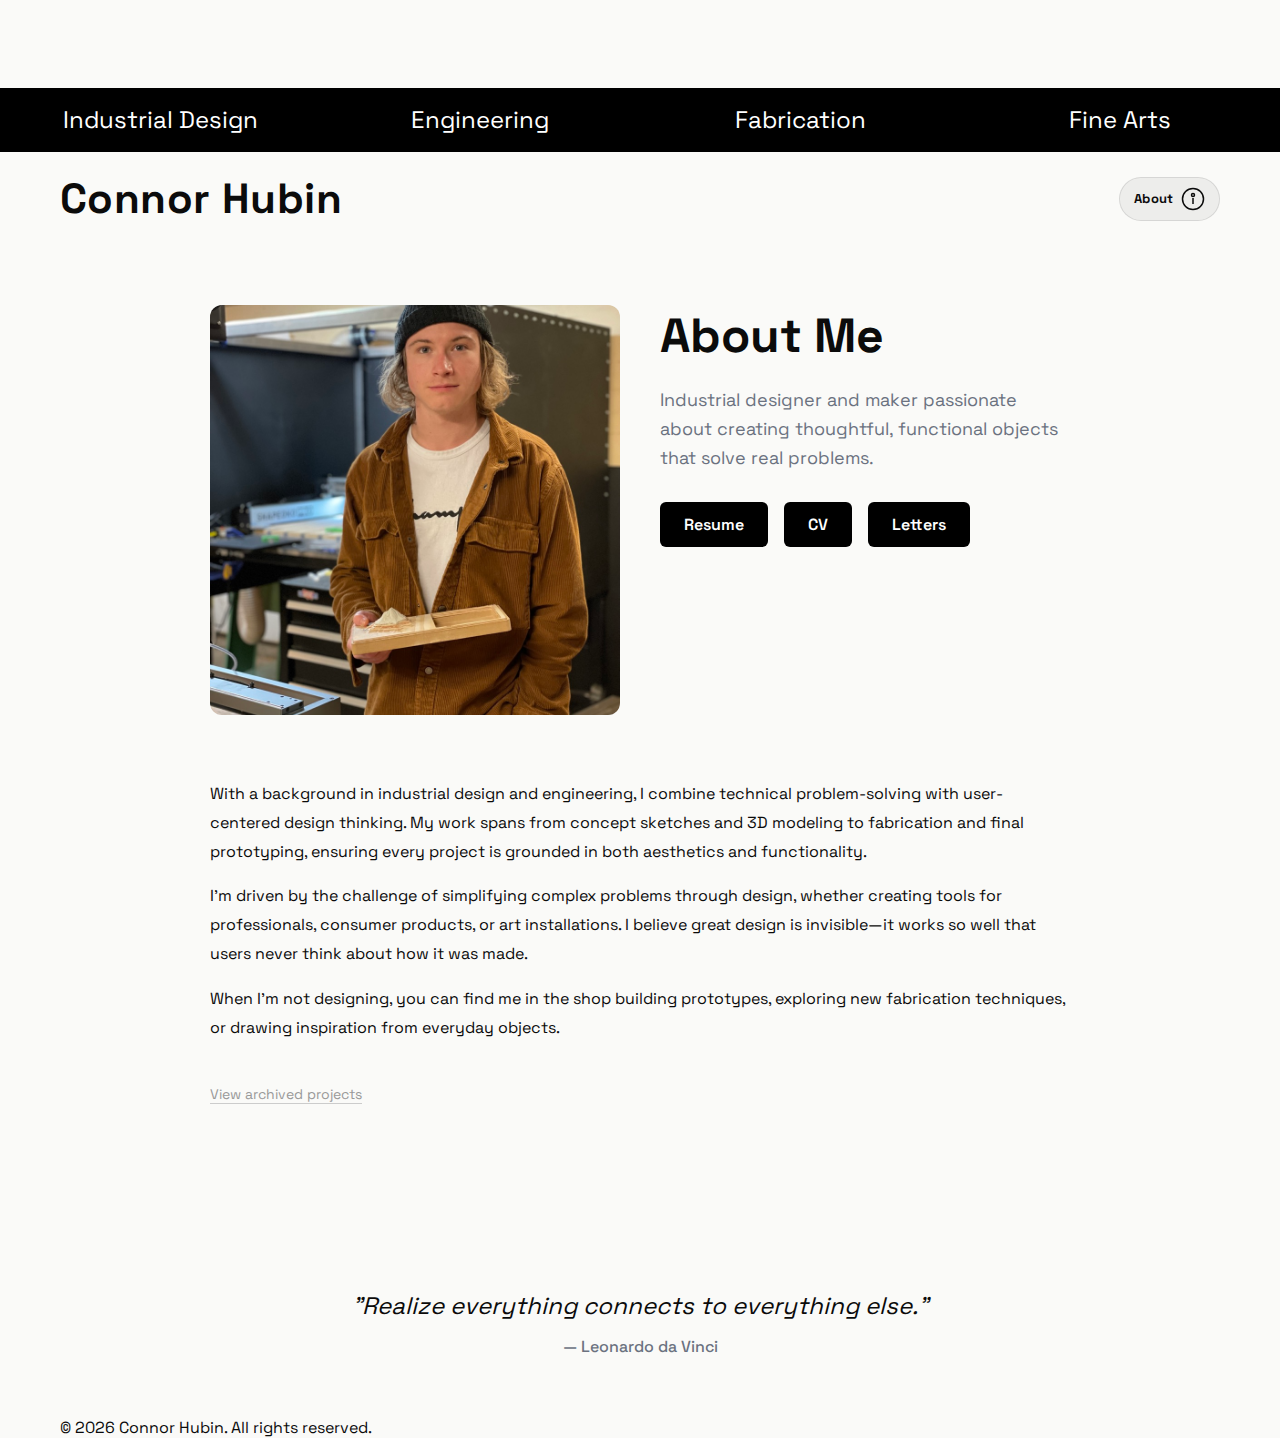
<file: about.html>
<!doctype html>
<html lang="en">
  <head>
    <meta charset="utf-8" />
    <meta name="viewport" content="width=device-width, initial-scale=1" />
    <title>About — Connor Hubin</title>
    <link rel="stylesheet" href="styles.css" />
    <style>
      body[data-page="about"] {
        padding-top: calc(88px + 64px);
        background: #fafaf8;
      }
      
      body[data-page="about"] .category-bar {
        top: 88px !important;
        position: fixed !important;
        z-index: 1002 !important;
      }
      
      .about-wrap { max-width: 900px; margin: 0 auto; padding: 60px 20px; }
      .about-header { display: grid; grid-template-columns: 1fr 1fr; gap: 40px; align-items: start; margin-bottom: 60px; }
      .about-photo img { width: 100%; aspect-ratio: 1; object-fit: cover; border-radius: 12px; }
      .about-intro h1 { font-size: 48px; margin: 0 0 20px 0; font-weight: 700; }
      .about-intro p { font-size: 18px; line-height: 1.6; color: var(--muted); margin: 0 0 30px 0; }
      .about-intro a { display: inline-block; padding: 12px 24px; background: #000; color: #fff; text-decoration: none; border-radius: 6px; font-weight: 600; margin-right: 12px; margin-bottom: 12px; transition: background 0.3s; }
      .about-intro a:hover { background: #333; }
      .about-bio { font-size: 16px; line-height: 1.8; color: var(--text); margin-bottom: 40px; }
      .header-nav { display: flex; gap: 20px; align-items: center; }
      .nav-about { display: inline-flex; align-items: center; justify-content: center; text-decoration: none; color: var(--text); transition: opacity 0.2s ease; }
      .nav-about:hover { opacity: 0.6; }
      .nav-about svg { width: 24px; height: 24px; stroke: var(--text); fill: none; stroke-width: 1.5; }
      .about-quote {
        max-width: 700px;
        margin: 80px auto 60px;
        text-align: center;
        padding: 0 20px;
      }
      .about-quote blockquote {
        margin: 0;
        font-size: 24px;
        line-height: 1.5;
        font-style: italic;
        color: var(--text);
        margin-bottom: 12px;
      }
      .about-quote cite {
        display: block;
        font-size: 16px;
        font-style: normal;
        color: var(--muted);
        font-weight: 500;
      }
      @media (max-width: 768px) {
        .about-header { grid-template-columns: 1fr; gap: 30px; }
        .about-intro h1 { font-size: 36px; }
        .about-quote blockquote { font-size: 20px; }
        .about-quote cite { font-size: 14px; }
      }
    </style>
  </head>
  <body data-page="about">
    <header class="site-header">
      <div class="header-inner container">
        <h1 class="site-name"><a href="index.html">Connor Hubin</a></h1>
        <nav class="header-nav">
          <a href="about.html" class="nav-about" title="Details">
            <svg viewBox="0 0 24 24" xmlns="http://www.w3.org/2000/svg">
              <circle cx="12" cy="12" r="10.5"/>
              <circle cx="12" cy="8" r="1.5"/>
              <path d="M12 11v6"/>
            </svg>
          </a>
        </nav>
      </div>
    </header>

    <nav class="category-bar" aria-label="Top categories">
      <a href="portfolio-wheel.html#industrial-design" data-category="industrial-design">Industrial Design</a>
      <a href="portfolio-wheel.html#engineering" data-category="engineering">Engineering</a>
      <a href="portfolio-wheel.html#fabrication" data-category="fabrication">Fabrication</a>
      <a href="portfolio-wheel.html#fine-arts" data-category="fine-arts">Fine Arts</a>
    </nav>

    <main class="about-wrap">
      <section class="about-header">
        <div class="about-photo">
          <img src="assets/images/about/about-picture.jpeg" alt="Connor Hubin">
        </div>
        <div class="about-intro">
          <h1>About Me</h1>
          <p>Industrial designer and maker passionate about creating thoughtful, functional objects that solve real problems.</p>
          <div class="about-links">
            <a href="assets/Connor-Hubin-Resume.pdf" target="_blank">Resume</a>
            <a href="assets/Connor-Hubin-CV.pdf" target="_blank">CV</a>
            <a href="assets/Letters-of-Recommendation.pdf" target="_blank">Letters</a>
          </div>
        </div>
      </section>

      <article class="about-bio">
        <p>
          With a background in industrial design and engineering, I combine technical problem-solving with user-centered design thinking. My work spans from concept sketches and 3D modeling to fabrication and final prototyping, ensuring every project is grounded in both aesthetics and functionality.
        </p>
        <p>
          I'm driven by the challenge of simplifying complex problems through design, whether creating tools for professionals, consumer products, or art installations. I believe great design is invisible—it works so well that users never think about how it was made.
        </p>
        <p>
          When I'm not designing, you can find me in the shop building prototypes, exploring new fabrication techniques, or drawing inspiration from everyday objects.
        </p>
        <p style="margin-top: 40px; font-size: 14px; color: #999;">
          <a href="archive/project-g-detail.html" style="color: #999; text-decoration: none; border-bottom: 1px solid #ccc;">View archived projects</a>
        </p>
      </article>
    </main>

    <div class="about-quote">
      <blockquote>"Realize everything connects to everything else."</blockquote>
      <cite>— Leonardo da Vinci</cite>
    </div>

    <footer class="site-footer">
      <div class="container">
        <p>&copy; <span id="year"></span> Connor Hubin. All rights reserved.</p>
      </div>
    </footer>

    <script src="script.js"></script>
  </body>
</html>
</file>
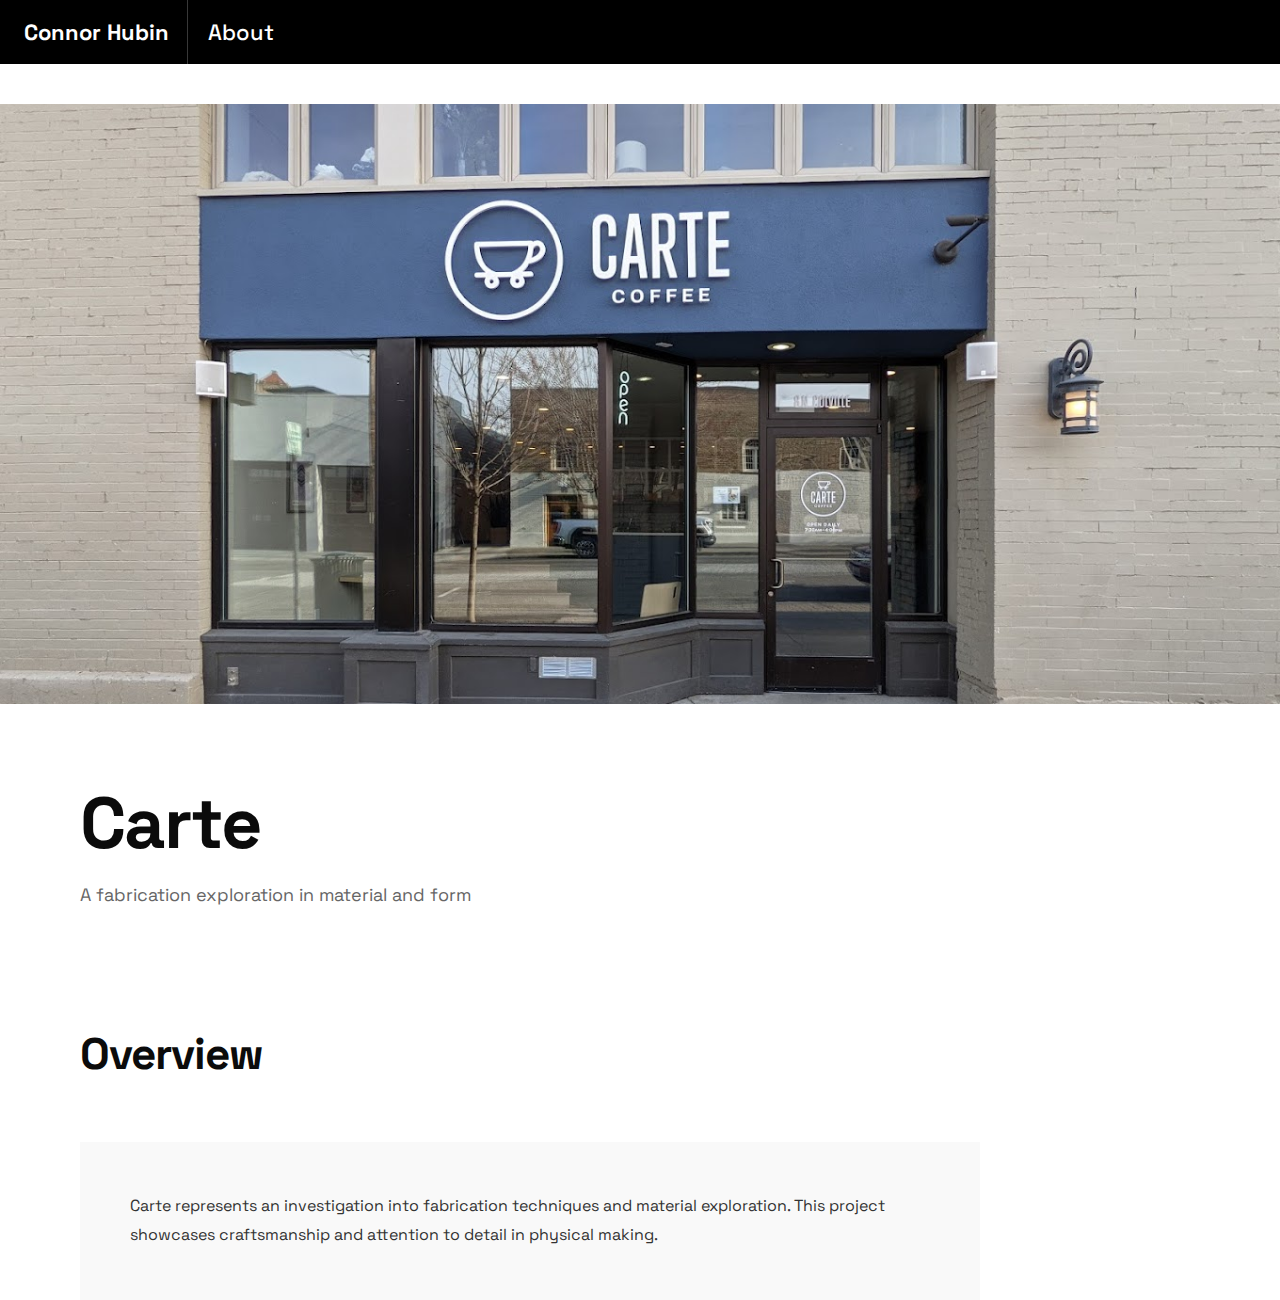
<file: carte-detail.html>
<!DOCTYPE html>
<html lang="en">
<head>
    <meta charset="UTF-8">
    <meta name="viewport" content="width=device-width, initial-scale=1.0">
    <title>Carte - Connor's Portfolio</title>
    <link href="https://fonts.googleapis.com/css2?family=Space+Grotesk:wght@300;400;500;600;700&display=swap" rel="stylesheet">
    <link rel="stylesheet" href="styles.css">
    <style>
        body {
            background: #fff;
        }

        /* Hero Image - Full Width */
        .project-hero-image {
            width: 100vw;
            margin-left: calc(-50vw + 50%);
            height: 600px;
            background-image: url('assets/images/Carte/carte fake front.jpeg');
            background-size: cover;
            background-position: center 20%;
            margin-top: 0;
            margin-bottom: 80px;
        }

        /* Project Title Section */
        .project-title-block {
            max-width: 1200px;
            margin: 0 auto 120px;
            padding: 0 40px;
        }

        .project-title-block h1 {
            font-size: 72px;
            font-weight: 700;
            margin: 0 0 20px 0;
            line-height: 1.1;
            letter-spacing: -2px;
        }

        .project-title-block p {
            font-size: 18px;
            color: #666;
            margin: 0;
            max-width: 600px;
        }

        /* Content Sections */
        .project-content {
            max-width: 1200px;
            margin: 0 auto;
            padding: 0 40px;
        }

        .project-section {
            margin-bottom: 140px;
        }

        .section-header {
            margin-bottom: 60px;
        }

        .section-header h2 {
            font-size: 44px;
            font-weight: 700;
            margin: 0 0 20px 0;
            letter-spacing: -1px;
        }

        .section-header p {
            font-size: 16px;
            color: #666;
            max-width: 800px;
            line-height: 1.7;
            margin: 0;
        }

        /* Image Layouts */
        .image-grid {
            display: grid;
            gap: 30px;
            margin-bottom: 80px;
        }

        .grid-1 {
            grid-template-columns: 1fr;
        }

        .grid-item {
            border-radius: 0;
            overflow: hidden;
            background: #f9f9f9;
        }

        .grid-item img {
            width: 100%;
            height: auto;
            display: block;
        }

        /* Description/Caption Box */
        .section-text {
            background: #f9f9f9;
            padding: 50px;
            border-radius: 0;
            margin-bottom: 80px;
            max-width: 900px;
        }

        .section-text p {
            font-size: 16px;
            line-height: 1.8;
            color: #333;
            margin: 0 0 16px 0;
        }

        .section-text p:last-child {
            margin-bottom: 0;
        }

        /* Tablet */
        @media (max-width: 1024px) {
            .project-hero-image {
                height: 400px;
                margin-bottom: 80px;
            }

            .project-title-block {
                margin-bottom: 100px;
                padding: 0 30px;
            }

            .project-title-block h1 {
                font-size: 48px;
            }

            .project-content {
                padding: 0 30px;
            }

            .section-header h2 {
                font-size: 32px;
            }
        }

        /* Mobile */
        @media (max-width: 768px) {
            .project-hero-image {
                height: 300px;
                margin-bottom: 60px;
            }

            .project-title-block {
                margin-bottom: 80px;
                padding: 0 20px;
            }

            .project-title-block h1 {
                font-size: 36px;
            }

            .project-title-block p {
                font-size: 16px;
            }

            .project-content {
                padding: 0 20px;
            }

            .section-header h2 {
                font-size: 26px;
                margin-bottom: 20px;
            }

            .section-text {
                padding: 24px;
            }

            .section-text p {
                font-size: 15px;
                line-height: 1.6;
            }
        }

        /* Small phones */
        @media (max-width: 480px) {
            .project-hero-image {
                height: 240px;
                margin-bottom: 50px;
                margin-top: 0;
            }

            .project-title-block {
                margin-bottom: 60px;
                padding: 0 16px;
            }

            .project-title-block h1 {
                font-size: 28px;
                margin-bottom: 12px;
            }

            .project-title-block p {
                font-size: 14px;
            }

            .project-content {
                padding: 0 16px;
            }

            .section-header {
                margin-bottom: 24px;
            }

            .section-header h2 {
                font-size: 22px;
                margin-bottom: 16px;
            }

            .section-text {
                padding: 16px;
                margin-bottom: 20px;
            }

            .section-text p {
                font-size: 14px;
                line-height: 1.5;
                margin-bottom: 12px;
            }
        }
    </style>
</head>
<body data-page="fabrication">
    <header class="site-header">
        <div class="header-inner container">
            <h1 class="site-name"><a href="index.html">Connor Hubin</a></h1>
            <nav class="header-nav">
                <a href="about.html" class="nav-about" title="Details">Details</a>
            </nav>
        </div>
    </header>

    <nav class="category-bar" aria-label="Top categories">
        <a href="index.html" class="category-logo">Connor Hubin</a>
        <a href="portfolio-wheel.html#industrial-design" data-category="industrial-design">Industrial Design</a>
        <a href="portfolio-wheel.html#engineering" data-category="engineering">Engineering</a>
        <a href="portfolio-wheel.html#fabrication" data-category="fabrication">Fabrication</a>
        <a href="portfolio-wheel.html#fine-arts" data-category="fine-arts">Fine Arts</a>
    </nav>

    <!-- Hero Image -->
    <div class="project-hero-image"></div>

    <!-- Project Title -->
    <div class="project-title-block">
        <h1>Carte</h1>
        <p>A fabrication exploration in material and form</p>
    </div>

    <!-- Content -->
    <div class="project-content">
        <section class="project-section">
            <div class="section-header">
                <h2>Overview</h2>
            </div>
            <div class="section-text">
                <p>Carte represents an investigation into fabrication techniques and material exploration. This project showcases craftsmanship and attention to detail in physical making.</p>
            </div>
        </section>
    </div>

    <script src="script.js"></script>

</body>
</html>
</file>
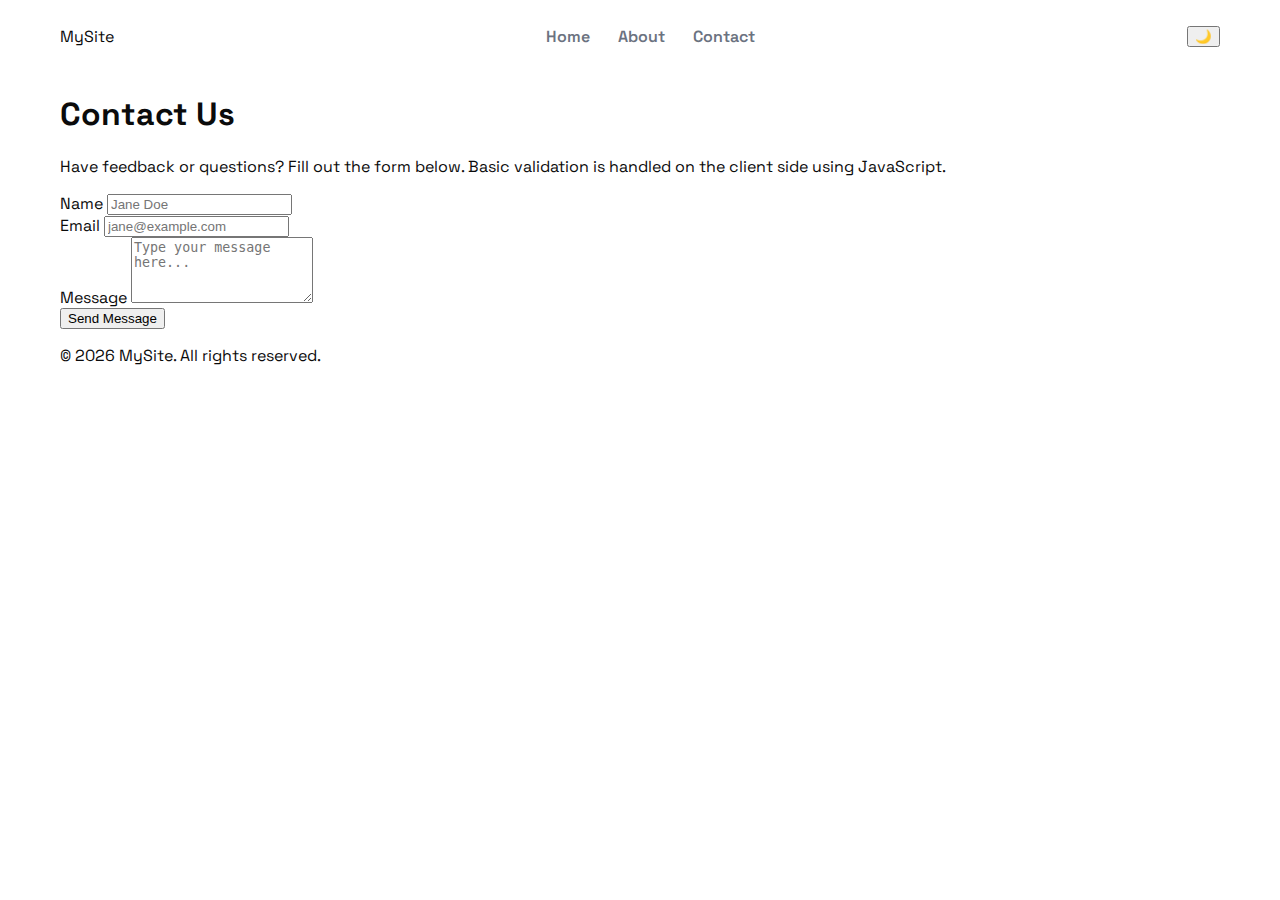
<file: contact.html>
</html>
<!-- Force rebuild: March 11, 2026 -->
<!DOCTYPE html>
<html lang="en">
  <head>
    <meta charset="UTF-8" />
    <meta name="viewport" content="width=device-width, initial-scale=1.0" />
    <title>My 3-Page Website - Contact</title>
    <link rel="stylesheet" href="styles.css" />
  </head>
  <body data-page="contact">
    <header class="site-header">
      <div class="container header-inner">
        <div class="logo">MySite</div>
        <nav class="nav">
          <a href="index.html" data-link="home">Home</a>
          <a href="about.html" data-link="about">About</a>
          <a href="contact.html" data-link="contact">Contact</a>
        </nav>
        <button class="theme-toggle" id="themeToggle" aria-label="Toggle dark mode">
          🌙
        </button>
      </div>
    </header>

    <main class="container">
      <section class="section">
        <h1>Contact Us</h1>
        <p>
          Have feedback or questions? Fill out the form below. Basic validation
          is handled on the client side using JavaScript.
        </p>

        <form id="contactForm" class="form">
          <div class="form-group">
            <label for="name">Name</label>
            <input id="name" name="name" type="text" placeholder="Jane Doe" />
          </div>

          <div class="form-group">
            <label for="email">Email</label>
            <input
              id="email"
              name="email"
              type="email"
              placeholder="jane@example.com"
            />
          </div>

          <div class="form-group">
            <label for="message">Message</label>
            <textarea
              id="message"
              name="message"
              rows="4"
              placeholder="Type your message here..."
            ></textarea>
          </div>

          <button type="submit" class="primary-btn">Send Message</button>
          <p id="formStatus" class="form-status" aria-live="polite"></p>
        </form>
      </section>
    </main>

    <footer class="site-footer">
      <div class="container">
        <p>&copy; <span id="year"></span> MySite. All rights reserved.</p>
      </div>
    </footer>

    <script src="script.js"></script>
  </body>
</html>
</file>
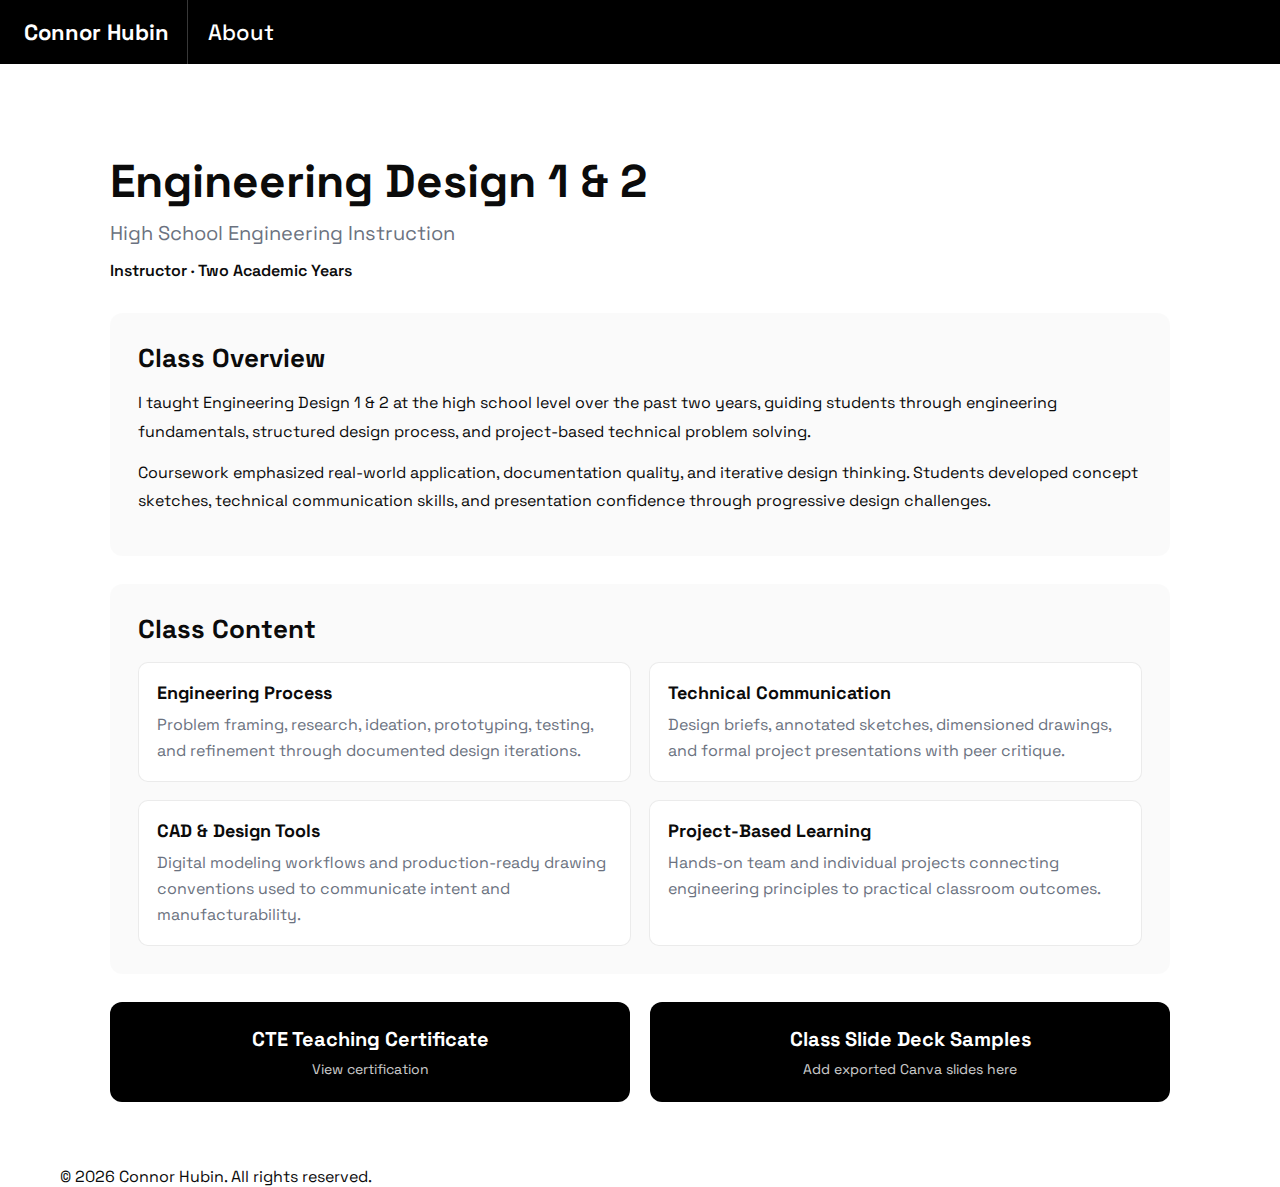
<file: engineering-design-1-2-detail.html>
<!doctype html>
<html lang="en">
  <head>
    <meta charset="utf-8" />
    <meta name="viewport" content="width=device-width, initial-scale=1" />
    <title>Engineering Design 1 & 2 — Connor Hubin</title>
    <link rel="stylesheet" href="styles.css" />
    <style>
      .project-wrap { max-width: 1100px; margin: 0 auto; padding: 48px 20px; }
      .project-hero { margin-bottom: 32px; }
      .project-hero h1 { font-size: 46px; margin: 0 0 10px 0; font-weight: 700; }
      .project-hero .company { font-size: 20px; color: var(--muted); margin: 0 0 14px 0; }
      .project-hero .role { font-size: 16px; color: var(--text); font-weight: 600; margin: 0; }

      .project-section { margin-bottom: 28px; padding: 28px; background: rgba(0,0,0,0.02); border-radius: 12px; }
      .project-section h2 { margin: 0 0 14px 0; font-size: 26px; font-weight: 700; }
      .project-section p { margin: 0 0 12px 0; line-height: 1.8; }

      .content-grid { display: grid; grid-template-columns: repeat(2, 1fr); gap: 18px; margin-top: 16px; }
      .content-item { background: #fff; border: 1px solid rgba(0,0,0,0.08); border-radius: 10px; padding: 18px; }
      .content-item h3 { margin: 0 0 8px 0; font-size: 18px; }
      .content-item p { margin: 0; color: var(--muted); line-height: 1.6; }

      .project-links { display: grid; grid-template-columns: repeat(2, 1fr); gap: 20px; margin-top: 26px; }
      .project-link-box { padding: 24px; background: #000; color: #fff; text-align: center; border-radius: 12px; text-decoration: none; display: block; transition: background 0.3s; }
      .project-link-box:hover { background: #333; }
      .project-link-box h3 { margin: 0 0 8px 0; font-size: 20px; font-weight: 700; }
      .project-link-box p { margin: 0; font-size: 14px; opacity: 0.8; }

      .certificate-modal { position: fixed; inset: 0; display: none; align-items: center; justify-content: center; z-index: 2000; }
      .certificate-modal.is-open { display: flex; }
      .certificate-modal-backdrop { position: absolute; inset: 0; background: rgba(0,0,0,0.70); }
      .certificate-modal-content { position: relative; width: min(900px, calc(100vw - 40px)); max-height: calc(100vh - 40px); background: #fff; border-radius: 10px; overflow: hidden; box-shadow: 0 18px 48px rgba(0,0,0,0.25); }
      .certificate-modal-back { position: absolute; top: 10px; left: 10px; display: inline-flex; align-items: center; gap: 8px; border: none; background: rgba(255,255,255,0.92); color: #2b4f7d; font-size: 13px; font-weight: 600; padding: 8px 12px; border-radius: 999px; cursor: pointer; z-index: 2; }
      .certificate-modal-back:hover { background: #fff; }
      .certificate-modal-back .back-arrow { display: inline-flex; align-items: center; justify-content: center; width: 22px; height: 22px; border-radius: 50%; background: rgba(91, 143, 212, 0.12); }
      .certificate-modal-back svg { width: 14px; height: 14px; }
      .certificate-modal-close { position: absolute; top: 10px; right: 10px; width: 36px; height: 36px; border: none; border-radius: 999px; background: rgba(0,0,0,0.08); color: #333; font-size: 22px; line-height: 1; cursor: pointer; z-index: 2; }
      .certificate-modal-close:hover { background: rgba(0,0,0,0.14); }
      .certificate-modal img { width: 100%; height: auto; max-height: calc(100vh - 80px); display: block; object-fit: contain; background: #fff; }

      @media (max-width: 900px) {
        .project-hero h1 { font-size: 36px; }
        .content-grid { grid-template-columns: 1fr; }
      }

      @media (max-width: 768px) {
        .project-wrap { padding: 38px 16px; }
        .project-hero h1 { font-size: 32px; }
        .project-section h2 { font-size: 22px; }
        .project-section { padding: 20px; }
        .project-links { grid-template-columns: 1fr; }
        .content-item { padding: 14px; }
        .content-item h3 { font-size: 16px; }
      }

      @media (max-width: 480px) {
        .project-wrap { padding: 24px 12px; }
        .project-hero h1 { font-size: 24px; margin: 0 0 8px 0; }
        .project-hero .company { font-size: 16px; margin: 0 0 8px 0; }
        .project-hero .role { font-size: 14px; }
        .project-section { padding: 16px; margin-bottom: 20px; }
        .project-section h2 { font-size: 18px; margin: 0 0 12px 0; }
        .project-section p { font-size: 14px; line-height: 1.6; margin: 0 0 10px 0; }
        .content-grid { gap: 12px; margin-top: 12px; }
        .content-item { padding: 12px; border-radius: 8px; }
        .content-item h3 { font-size: 14px; margin: 0 0 6px 0; }
        .content-item p { font-size: 12px; }
        .project-link-box { padding: 18px; border-radius: 8px; }
        .project-link-box h3 { font-size: 16px; margin: 0 0 4px 0; }
        .project-link-box p { font-size: 12px; }
      }
    </style>
  </head>
  <body data-page="engineering-design-1-2">
    <header class="site-header">
      <div class="header-inner container">
        <h1 class="site-name"><a href="index.html">Connor Hubin</a></h1>
        <nav class="header-nav">
          <a href="about.html" class="nav-about" title="Details">Details</a>
        </nav>
      </div>
    </header>

    <nav class="category-bar" aria-label="Top categories">
      <a href="portfolio-wheel.html#industrial-design" data-category="industrial-design">Industrial Design</a>
      <a href="portfolio-wheel.html#engineering" data-category="engineering">Engineering</a>
      <a href="portfolio-wheel.html#fabrication" data-category="fabrication">Fabrication</a>
      <a href="portfolio-wheel.html#fine-arts" data-category="fine-arts">Fine Arts</a>
    </nav>

    <main class="project-wrap">
      <section class="project-hero">
        <h1>Engineering Design 1 &amp; 2</h1>
        <p class="company">High School Engineering Instruction</p>
        <p class="role">Instructor · Two Academic Years</p>
      </section>

      <section class="project-section">
        <h2>Class Overview</h2>
        <p>
          I taught Engineering Design 1 & 2 at the high school level over the past two years, guiding students through engineering fundamentals, structured design process, and project-based technical problem solving.
        </p>
        <p>
          Coursework emphasized real-world application, documentation quality, and iterative design thinking. Students developed concept sketches, technical communication skills, and presentation confidence through progressive design challenges.
        </p>
      </section>

      <section class="project-section">
        <h2>Class Content</h2>
        <div class="content-grid">
          <article class="content-item">
            <h3>Engineering Process</h3>
            <p>Problem framing, research, ideation, prototyping, testing, and refinement through documented design iterations.</p>
          </article>
          <article class="content-item">
            <h3>Technical Communication</h3>
            <p>Design briefs, annotated sketches, dimensioned drawings, and formal project presentations with peer critique.</p>
          </article>
          <article class="content-item">
            <h3>CAD & Design Tools</h3>
            <p>Digital modeling workflows and production-ready drawing conventions used to communicate intent and manufacturability.</p>
          </article>
          <article class="content-item">
            <h3>Project-Based Learning</h3>
            <p>Hands-on team and individual projects connecting engineering principles to practical classroom outcomes.</p>
          </article>
        </div>
      </section>

      <section class="project-links">
        <a href="#" class="project-link-box" id="open-certificate-modal">
          <h3>CTE Teaching Certificate</h3>
          <p>View certification</p>
        </a>
        <a href="#" class="project-link-box">
          <h3>Class Slide Deck Samples</h3>
          <p>Add exported Canva slides here</p>
        </a>
      </section>

      <div class="certificate-modal" id="certificate-modal" aria-hidden="true">
        <div class="certificate-modal-backdrop" id="certificate-modal-backdrop"></div>
        <div class="certificate-modal-content" role="dialog" aria-modal="true" aria-label="CTE Teaching Certificate">
          <button class="certificate-modal-back" id="back-certificate-modal" aria-label="Back to Project">
            <span class="back-arrow">
              <svg viewBox="0 0 24 24" xmlns="http://www.w3.org/2000/svg" fill="none" stroke="currentColor" stroke-width="2" stroke-linecap="round" stroke-linejoin="round">
                <path d="M15 19l-7-7 7-7"></path>
              </svg>
            </span>
            Back to Project
          </button>
          <button class="certificate-modal-close" id="close-certificate-modal" aria-label="Close certificate">×</button>
          <img src="assets/images/engineering 1 & 2/hubin-teaching-certificate-display.png" alt="CTE Teaching Certificate">
        </div>
      </div>
    </main>

    <footer class="site-footer">
      <div class="container">
        <p>&copy; <span id="year"></span> Connor Hubin. All rights reserved.</p>
      </div>
    </footer>

    <script>
      document.addEventListener('DOMContentLoaded', () => {
        const openButton = document.getElementById('open-certificate-modal');
        const backButton = document.getElementById('back-certificate-modal');
        const closeButton = document.getElementById('close-certificate-modal');
        const modal = document.getElementById('certificate-modal');
        const backdrop = document.getElementById('certificate-modal-backdrop');
        const modalContent = document.querySelector('.certificate-modal-content');

        if (!openButton || !backButton || !closeButton || !modal || !backdrop || !modalContent) return;

        const openModal = () => {
          modal.classList.add('is-open');
          modal.setAttribute('aria-hidden', 'false');
          document.body.style.overflow = 'hidden';
        };

        const closeModal = () => {
          modal.classList.remove('is-open');
          modal.setAttribute('aria-hidden', 'true');
          document.body.style.overflow = '';
        };

        openButton.addEventListener('click', (event) => {
          event.preventDefault();
          openModal();
        });

        backButton.addEventListener('click', closeModal);
        closeButton.addEventListener('click', closeModal);
        backdrop.addEventListener('click', closeModal);
        modal.addEventListener('click', (event) => {
          if (!event.target.closest('.certificate-modal-content')) {
            closeModal();
          }
        });

        document.addEventListener('keydown', (event) => {
          if (event.key === 'Escape' && modal.classList.contains('is-open')) {
            closeModal();
          }
        });
      });
    </script>
    <script src="script.js"></script>
  </body>
</html>
</file>
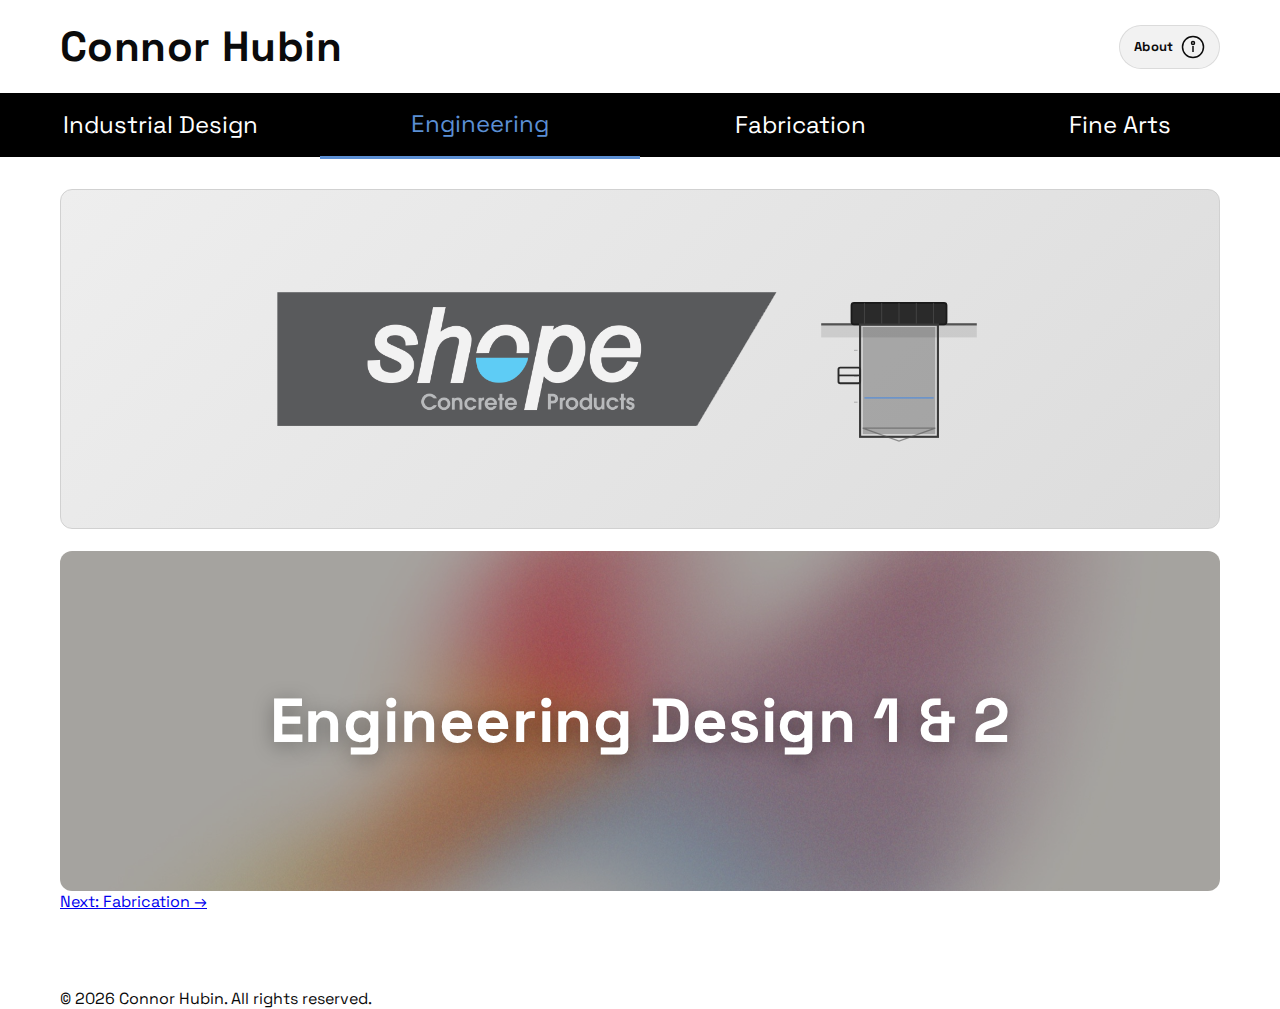
<file: engineering.html>
<!doctype html>
<html lang="en">
  <head>
    <meta charset="utf-8" />
    <meta name="viewport" content="width=device-width, initial-scale=1" />
    <title>Engineering — Connor Hubin</title>
    <link rel="stylesheet" href="styles.css" />
    <style>
      .category-wrap { max-width: 1200px; margin: 0 auto; padding: 32px 20px 60px; }
      .category-wrap h2 { margin: 0 0 8px; position: absolute; left: -9999px; }
      .category-wrap p { margin: 0 0 28px; color: var(--muted); position: absolute; left: -9999px; }
      .cat-grid { display: grid; grid-template-columns: 1fr; gap: 22px; }
      .cat-card { border-radius: 12px; min-height: 200px; display: block; overflow: hidden; text-decoration: none; color: inherit; position: relative; }
      .cat-card:not(.shope-project) img { width: 100%; height: 100%; object-fit: cover; display: block; }
      .cat-label { position: absolute; bottom: 0; left: 0; right: 0; padding: 20px; background: linear-gradient(to top, rgba(0,0,0,0.8), transparent); color: #fff; font-weight: 700; font-size: 18px; }
      .cat-card.placeholder { display: flex; align-items: center; justify-content: center; font-weight: 700; color: #fff; text-transform: uppercase; letter-spacing: .08em; }
      .cat-card.design-project { min-height: 340px; background-image: url('assets/images/engineering 1 & 2/heroselection-background-display.jpg'); background-size: cover; background-position: center; }
      .cat-card.design-project::before { content: ''; position: absolute; inset: 0; background: rgba(0,0,0,0.35); }
      .cat-card.design-project .design-project-title { position: relative; z-index: 1; display: block; padding: 22px; text-align: center; color: #fff; font-size: clamp(34px, 5vw, 62px); line-height: 1.05; font-weight: 900; text-transform: none; letter-spacing: 0.01em; text-shadow: 0 4px 20px rgba(0,0,0,0.35); }
      .cat-card.shope-project { display: flex; align-items: center; justify-content: center; gap: 14px; min-height: 340px; background: linear-gradient(135deg, #eeeeee 0%, #dcdcdc 100%); border: 1px solid #d1d1d1; padding: 10px; }
      .cat-card.shope-project:hover { text-decoration: none; background: linear-gradient(135deg, #e7e7e7 0%, #d2d2d2 100%); border-color: #bdbdbd; }
      .shope-project-content { display: flex; align-items: center; justify-content: center; gap: 18px; flex: 1; flex-wrap: nowrap; }
      .cat-card.shope-project .shope-project-logo { width: 500px; height: auto; max-width: 100%; object-fit: contain; flex-shrink: 1; image-rendering: auto; }
      .shope-project-icon { width: 208px; height: 242px; flex-shrink: 0; }
      .shope-project-title { font-size: 16px; font-weight: 700; color: #2c3e50; }
      .g1 { background: linear-gradient(135deg, #2c3e50 0%, #3498db 100%); }
      .g2 { background: linear-gradient(135deg, #0f2027 0%, #2c5364 100%); }
      @media (max-width: 760px) { 
        .cat-grid { grid-template-columns: 1fr; }
        .shope-project-content { flex-direction: column; gap: 16px; justify-content: center; }
        .cat-card.shope-project { min-height: 300px; padding: 14px; }
        .cat-card.shope-project .shope-project-logo { width: 290px; }
        .shope-project-icon { width: 150px; height: 175px; }
        .cat-card.design-project { min-height: 280px; }
        .cat-card.design-project .design-project-title { font-size: clamp(28px, 9vw, 46px); padding: 18px; }
      }
    </style>
  </head>
  <body data-page="engineering">
    <header class="site-header">
      <div class="header-inner container">
        <h1 class="site-name"><a href="index.html">Connor Hubin</a></h1>
        <nav class="header-nav">
          <a href="about.html" class="nav-about" title="About Connor Hubin">
            <svg viewBox="0 0 24 24" xmlns="http://www.w3.org/2000/svg">
              <circle cx="12" cy="12" r="10.5"/>
              <circle cx="12" cy="8" r="1.5"/>
              <path d="M12 11v6"/>
            </svg>
          </a>
        </nav>
      </div>
    </header>

    <nav class="category-bar" aria-label="Top categories">
      <a href="industrial-design.html">Industrial Design</a>
      <a href="engineering.html">Engineering</a>
      <a href="fabrication.html">Fabrication</a>
      <a href="fine-arts.html">Fine Arts</a>
    </nav>

    <main class="category-wrap">
      <h2>Engineering</h2>
      <p>Two placeholder project slots (names/images coming soon).</p>

      <section class="cat-grid">
        <a class="cat-card shope-project" href="shope-concrete-detail.html">
          <div class="shope-project-content">
            <img src="assets/images/shope/company/Header-Logo-display.png" srcset="assets/images/shope/company/Header-Logo-display@2x.png 2x" alt="Shope Concrete Products" class="shope-project-logo">
            <svg class="shope-project-icon" viewBox="0 0 200 280" xmlns="http://www.w3.org/2000/svg">
              <!-- Ground surface line -->
              <line x1="10" y1="100" x2="190" y2="100" stroke="#4a4a4a" stroke-width="2.5"/>
              <!-- Ground fill pattern -->
              <rect x="10" y="100" width="180" height="15" fill="#888" opacity="0.25"/>
              <!-- Casting cover/lid (typical cast iron) -->
              <rect x="45" y="75" width="110" height="25" rx="3" fill="#2a2a2a" stroke="#1a1a1a" stroke-width="2"/>
              <!-- Casting detail lines -->
              <line x1="60" y1="75" x2="60" y2="100" stroke="#555" stroke-width="1" opacity="0.7"/>
              <line x1="80" y1="75" x2="80" y2="100" stroke="#555" stroke-width="1" opacity="0.7"/>
              <line x1="100" y1="75" x2="100" y2="100" stroke="#555" stroke-width="1" opacity="0.7"/>
              <line x1="120" y1="75" x2="120" y2="100" stroke="#555" stroke-width="1" opacity="0.7"/>
              <line x1="140" y1="75" x2="140" y2="100" stroke="#555" stroke-width="1" opacity="0.7"/>
              <!-- Concrete barrel/shaft walls -->
              <rect x="55" y="100" width="90" height="130" fill="none" stroke="#3a3a3a" stroke-width="2.5"/>
              <!-- Barrel interior (lighter) -->
              <rect x="58" y="103" width="84" height="124" fill="#1a1a1a" opacity="0.3"/>
              <!-- Incoming pipe/inlet (left side) -->
              <rect x="30" y="150" width="25" height="18" rx="2" fill="none" stroke="#2a2a2a" stroke-width="2.2"/>
              <line x1="30" y1="159" x2="55" y2="159" stroke="#2a2a2a" stroke-width="2"/>
              <!-- Internal inverted sump cone (typical in manholes) -->
              <polygon points="58,220 142,220 100,235" fill="none" stroke="#555" stroke-width="1.5" opacity="0.6"/>
              <!-- Water level line -->
              <line x1="60" y1="185" x2="140" y2="185" stroke="#5B8FD4" stroke-width="2" opacity="0.75"/>
              <!-- Depth marking lines -->
              <line x1="48" y1="130" x2="52" y2="130" stroke="#666" stroke-width="1" opacity="0.5"/>
              <line x1="48" y1="160" x2="52" y2="160" stroke="#666" stroke-width="1" opacity="0.5"/>
              <line x1="48" y1="190" x2="52" y2="190" stroke="#666" stroke-width="1" opacity="0.5"/>
            </svg>
          </div>
        </a>
        <a class="cat-card placeholder design-project" href="engineering-design-1-2-detail.html">
          <span class="design-project-title">Engineering Design 1 &amp; 2</span>
        </a>
      </section>

      <section class="category-flow">
        <a href="fabrication.html" class="flow-link">Next: Fabrication →</a>
      </section>
    </main>

    <footer class="site-footer">
      <div class="container">
        <p>&copy; <span id="year"></span> Connor Hubin. All rights reserved.</p>
      </div>
    </footer>

    <script src="script.js"></script>
  </body>
</html>
</file>
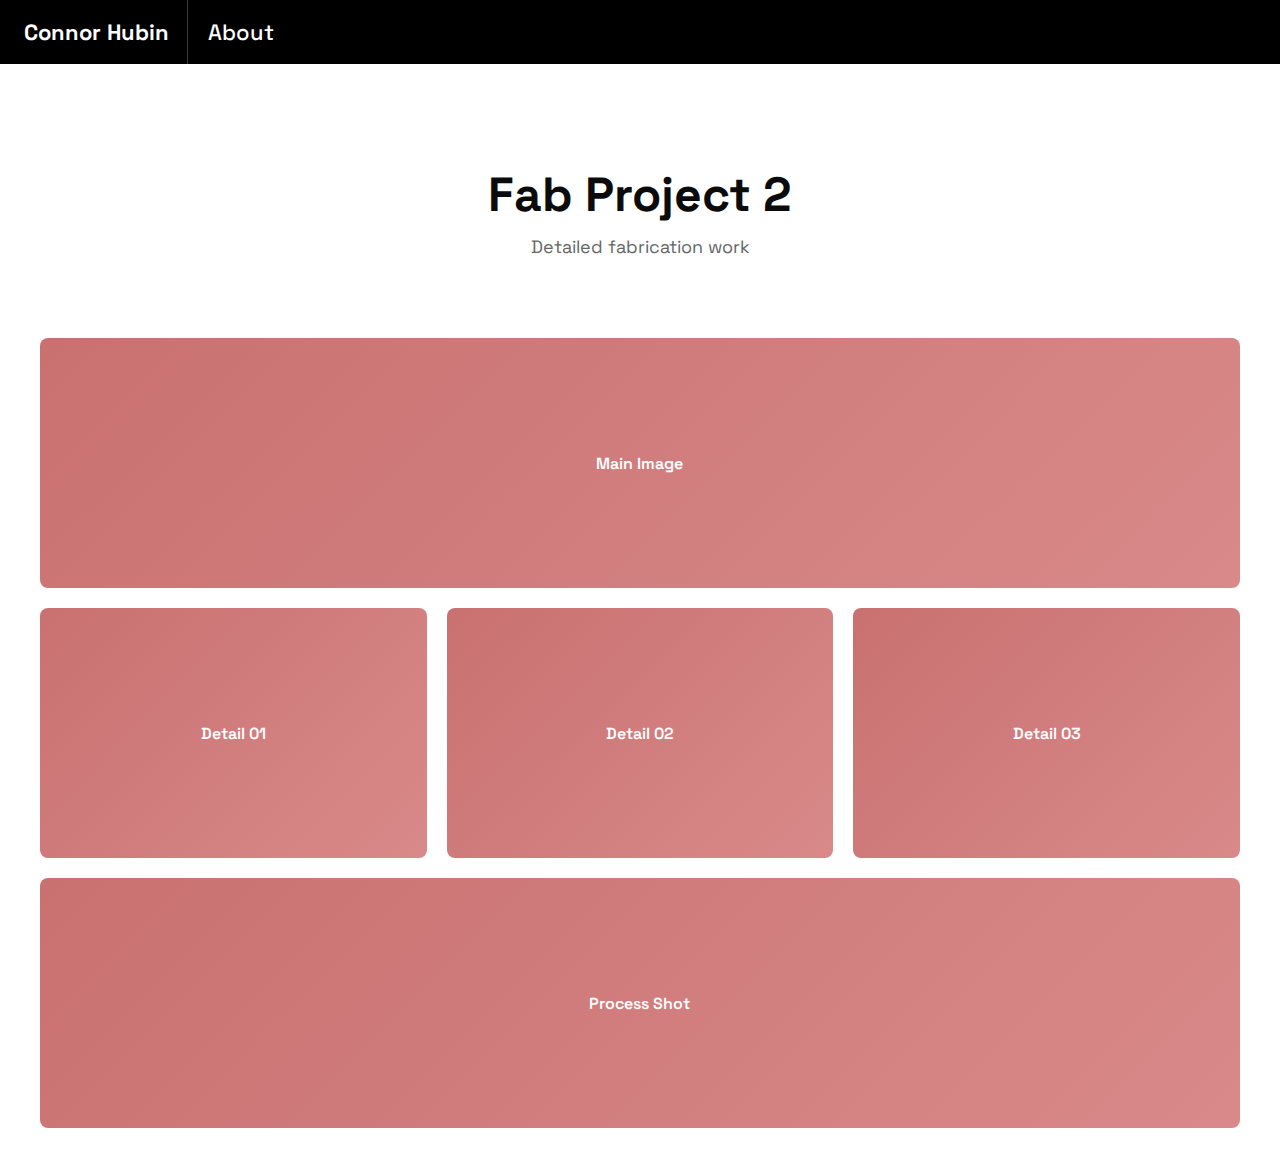
<file: fabrication-1-detail.html>
<!DOCTYPE html>
<html lang="en">
<head>
    <meta charset="UTF-8">
    <meta name="viewport" content="width=device-width, initial-scale=1.0">
    <title>Fab Project 2 - Connor's Portfolio</title>
    <link href="https://fonts.googleapis.com/css2?family=Space+Grotesk:wght@300;400;500;600;700&display=swap" rel="stylesheet">
    <link rel="stylesheet" href="styles.css">
    <style>
        .project-gallery {
            display: grid;
            grid-template-columns: repeat(3, 1fr);
            gap: 20px;
            padding: 40px;
            max-width: 1400px;
            margin: 0 auto;
        }

        .gallery-item {
            aspect-ratio: auto;
            overflow: visible;
            border-radius: 8px;
            background: #f5f5f5;
            display: flex;
            align-items: center;
            justify-content: center;
            min-height: 250px;
        }

        .gallery-item img {
            width: 100%;
            height: auto;
            object-fit: contain;
            display: block;
        }

        .gallery-item.placeholder {
            background: linear-gradient(135deg, #C97171 0%, #d98989 100%);
            color: white;
            font-weight: 600;
            text-align: center;
            padding: 20px;
        }

        .gallery-item.full-width {
            grid-column: 1 / -1;
        }

        .project-header {
            padding: 60px 40px 40px;
            text-align: center;
        }

        .project-header h1 {
            font-size: 48px;
            margin: 0 0 10px 0;
            font-weight: 700;
        }

        .project-header p {
            font-size: 18px;
            color: #666;
            margin: 0;
        }

        .back-link {
            display: inline-block;
            padding: 10px 20px;
            background: #000;
            color: #fff;
            text-decoration: none;
            border-radius: 4px;
            font-size: 14px;
            margin: 40px;
            transition: background 0.3s;
        }

        .back-link:hover {
            background: #333;
        }

        @media (max-width: 1024px) {
            .project-gallery {
                grid-template-columns: repeat(2, 1fr);
                gap: 15px;
                padding: 30px;
            }
        }

        @media (max-width: 768px) {
            .project-gallery {
                grid-template-columns: 1fr;
                gap: 12px;
                padding: 20px;
            }

            .gallery-item.full-width {
                grid-column: 1;
            }

            .project-header h1 {
                font-size: 32px;
            }
        }
    </style>
</head>
<body data-page="fabrication">
    <header class="site-header">
        <div class="header-inner container">
            <h1 class="site-name"><a href="index.html">Connor Hubin</a></h1>
            <nav class="header-nav">
                <a href="about.html" class="nav-about" title="Details">
                    <svg viewBox="0 0 24 24" xmlns="http://www.w3.org/2000/svg">
                        <circle cx="12" cy="12" r="10.5"/>
                        <circle cx="12" cy="8" r="1.5"/>
                        <path d="M12 11v6"/>
                    </svg>
                </a>
            </nav>
        </div>
    </header>

    <nav class="category-bar" aria-label="Top categories">
        <a href="portfolio-wheel.html#industrial-design">Industrial Design</a>
        <a href="portfolio-wheel.html#engineering">Engineering</a>
        <a href="portfolio-wheel.html#fabrication">Fabrication</a>
        <a href="portfolio-wheel.html#fine-arts">Fine Arts</a>
    </nav>

    <div class="project-header">

        <h1>Fab Project 2</h1>
        <p>Detailed fabrication work</p>
    </div>

    <div class="project-gallery">
        <div class="gallery-item full-width placeholder"><div>Main Image</div></div>
        <div class="gallery-item placeholder"><div>Detail 01</div></div>
        <div class="gallery-item placeholder"><div>Detail 02</div></div>
        <div class="gallery-item placeholder"><div>Detail 03</div></div>
        <div class="gallery-item full-width placeholder"><div>Process Shot</div></div>
    </div>

    <script src="script.js"></script>

</body>
</html>
</file>
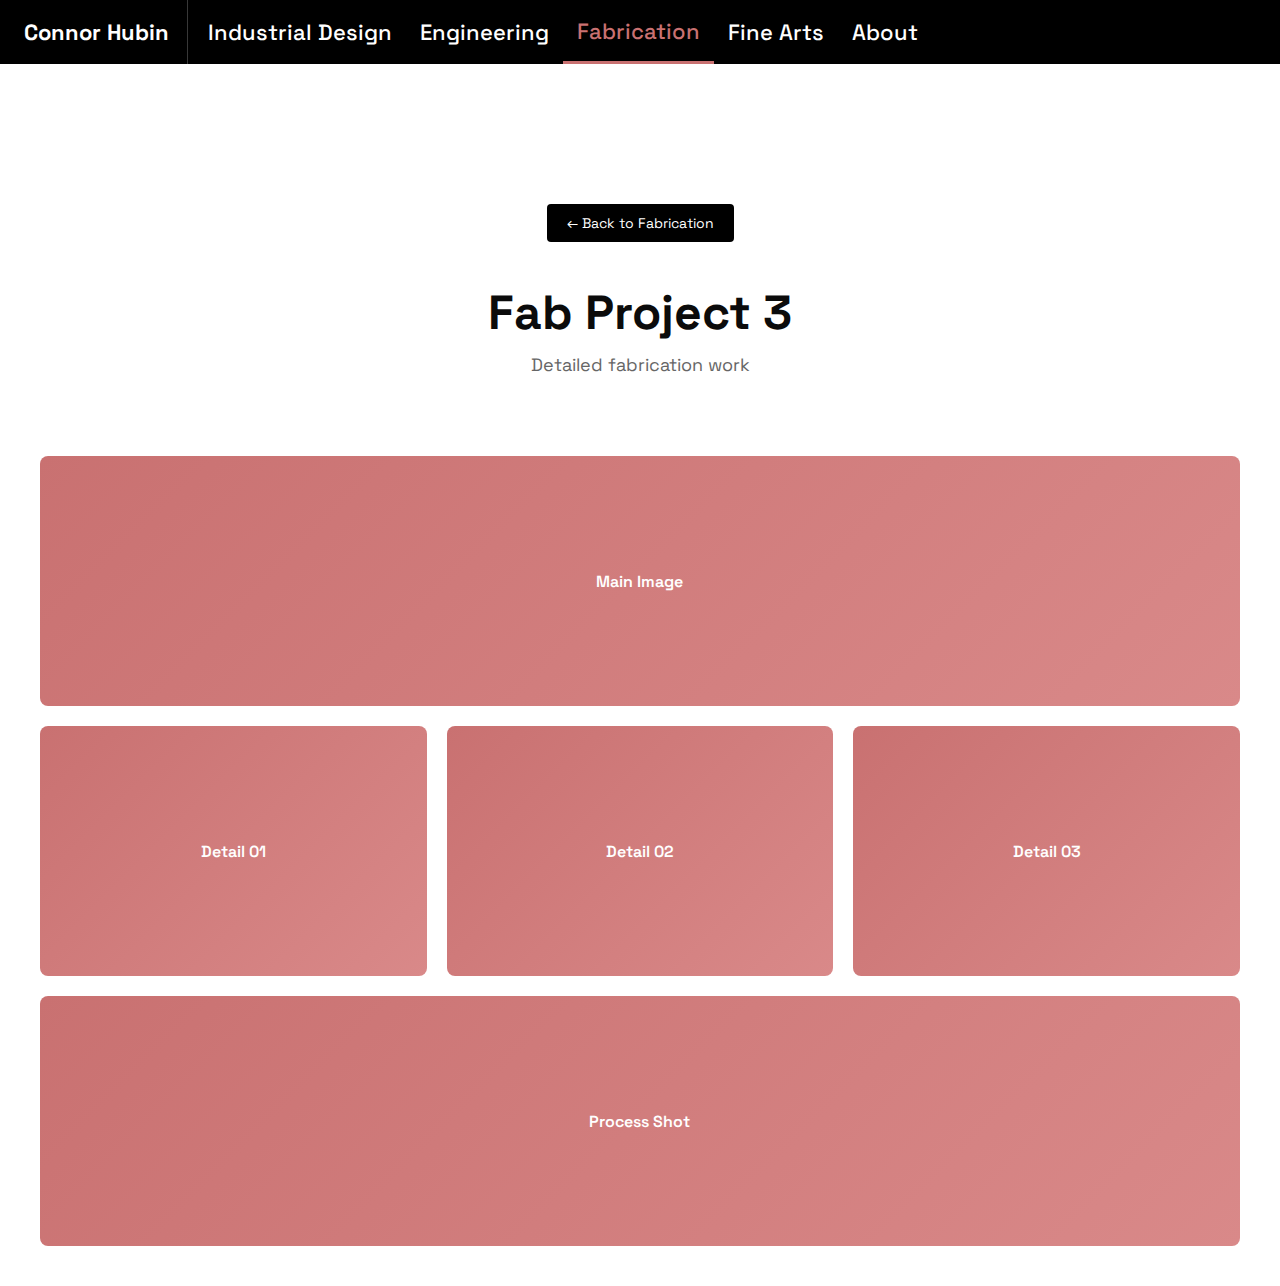
<file: fabrication-2-detail.html>
<!DOCTYPE html>
<html lang="en">
<head>
    <meta charset="UTF-8">
    <meta name="viewport" content="width=device-width, initial-scale=1.0">
    <title>Fab Project 3 - Connor's Portfolio</title>
    <link href="https://fonts.googleapis.com/css2?family=Space+Grotesk:wght@300;400;500;600;700&display=swap" rel="stylesheet">
    <link rel="stylesheet" href="styles.css">
    <style>
        .project-gallery {
            display: grid;
            grid-template-columns: repeat(3, 1fr);
            gap: 20px;
            padding: 40px;
            max-width: 1400px;
            margin: 0 auto;
        }

        .gallery-item {
            aspect-ratio: auto;
            overflow: visible;
            border-radius: 8px;
            background: #f5f5f5;
            display: flex;
            align-items: center;
            justify-content: center;
            min-height: 250px;
        }

        .gallery-item img {
            width: 100%;
            height: auto;
            object-fit: contain;
            display: block;
        }

        .gallery-item.placeholder {
            background: linear-gradient(135deg, #C97171 0%, #d98989 100%);
            color: white;
            font-weight: 600;
            text-align: center;
            padding: 20px;
        }

        .gallery-item.full-width {
            grid-column: 1 / -1;
        }

        .project-header {
            padding: 60px 40px 40px;
            text-align: center;
        }

        .project-header h1 {
            font-size: 48px;
            margin: 0 0 10px 0;
            font-weight: 700;
        }

        .project-header p {
            font-size: 18px;
            color: #666;
            margin: 0;
        }

        .back-link {
            display: inline-block;
            padding: 10px 20px;
            background: #000;
            color: #fff;
            text-decoration: none;
            border-radius: 4px;
            font-size: 14px;
            margin: 40px;
            transition: background 0.3s;
        }

        .back-link:hover {
            background: #333;
        }

        @media (max-width: 1024px) {
            .project-gallery {
                grid-template-columns: repeat(2, 1fr);
                gap: 15px;
                padding: 30px;
            }
        }

        @media (max-width: 768px) {
            .project-gallery {
                grid-template-columns: 1fr;
                gap: 12px;
                padding: 20px;
            }

            .gallery-item.full-width {
                grid-column: 1;
            }

            .project-header h1 {
                font-size: 32px;
            }
        }
    </style>
</head>
<body data-page="fabrication">
    <header class="site-header">
        <div class="header-inner container">
            <h1 class="site-name"><a href="index.html">Connor Hubin</a></h1>
            <nav class="header-nav">
                <a href="about.html" class="nav-about" title="About Connor Hubin">
                    <svg viewBox="0 0 24 24" xmlns="http://www.w3.org/2000/svg">
                        <circle cx="12" cy="12" r="10.5"/>
                        <circle cx="12" cy="8" r="1.5"/>
                        <path d="M12 11v6"/>
                    </svg>
                </a>
            </nav>
        </div>
    </header>

    <nav class="category-bar" aria-label="Top categories">
        <a href="industrial-design.html">Industrial Design</a>
        <a href="engineering.html">Engineering</a>
        <a href="fabrication.html">Fabrication</a>
        <a href="fine-arts.html">Fine Arts</a>
    </nav>

    <div class="project-header">
        <a href="fabrication.html" class="back-link">← Back to Fabrication</a>
        <h1>Fab Project 3</h1>
        <p>Detailed fabrication work</p>
    </div>

    <div class="project-gallery">
        <div class="gallery-item full-width placeholder"><div>Main Image</div></div>
        <div class="gallery-item placeholder"><div>Detail 01</div></div>
        <div class="gallery-item placeholder"><div>Detail 02</div></div>
        <div class="gallery-item placeholder"><div>Detail 03</div></div>
        <div class="gallery-item full-width placeholder"><div>Process Shot</div></div>
    </div>

    <script src="script.js"></script>

</body>
</html>
</file>
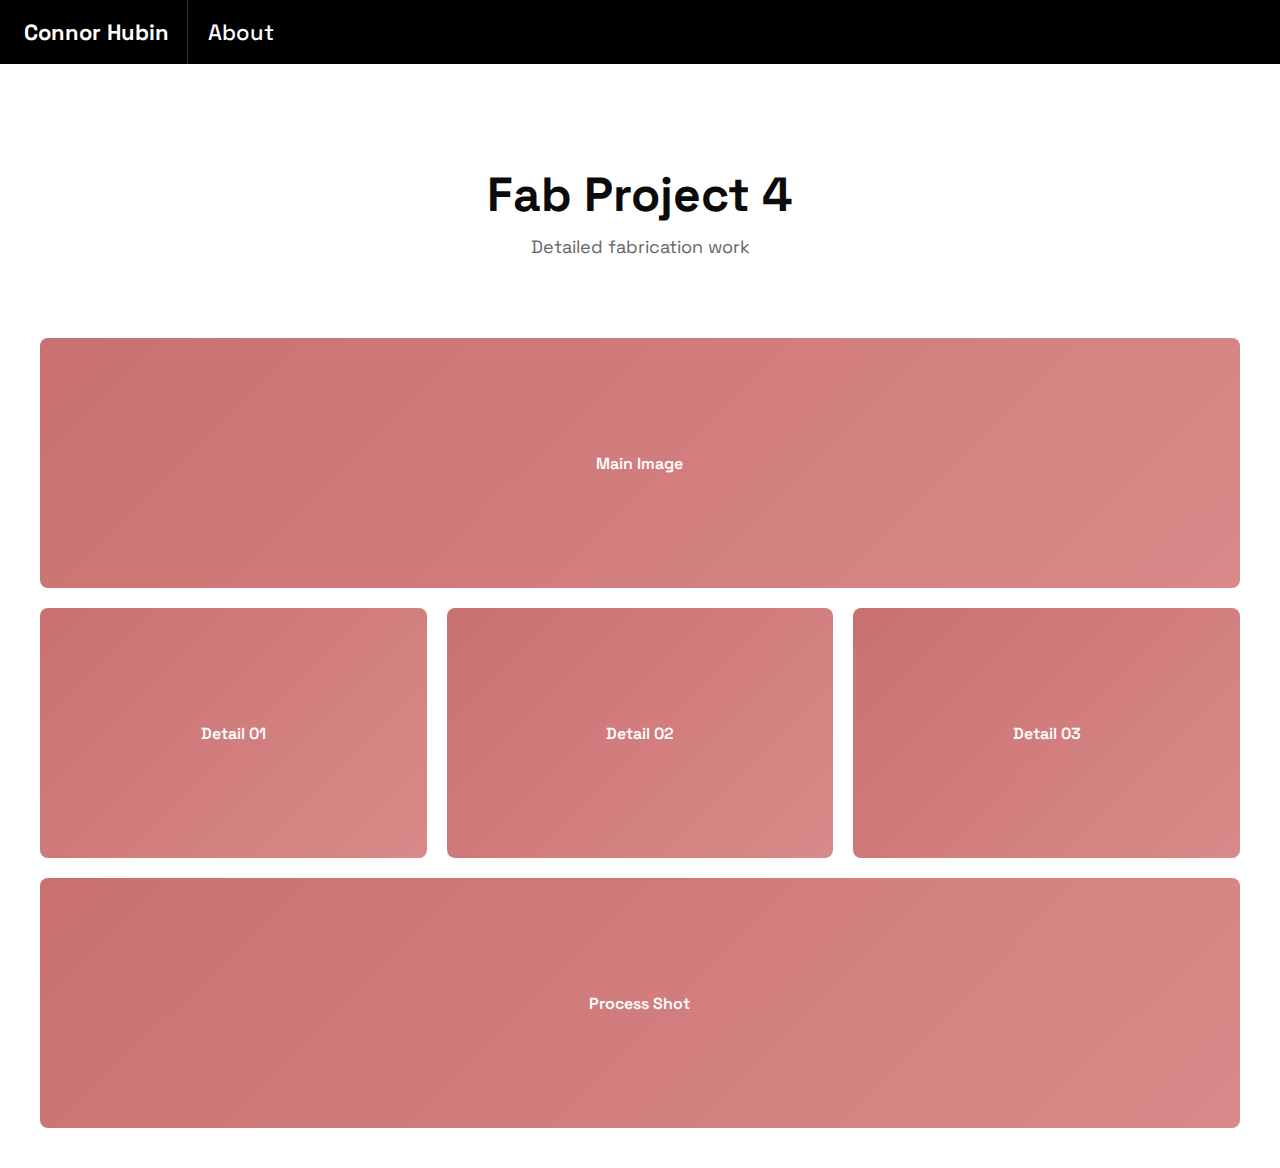
<file: fabrication-3-detail.html>
<!DOCTYPE html>
<html lang="en">
<head>
    <meta charset="UTF-8">
    <meta name="viewport" content="width=device-width, initial-scale=1.0">
    <title>Fab Project 4 - Connor's Portfolio</title>
    <link href="https://fonts.googleapis.com/css2?family=Space+Grotesk:wght@300;400;500;600;700&display=swap" rel="stylesheet">
    <link rel="stylesheet" href="styles.css">
    <style>
        .project-gallery {
            display: grid;
            grid-template-columns: repeat(3, 1fr);
            gap: 20px;
            padding: 40px;
            max-width: 1400px;
            margin: 0 auto;
        }

        .gallery-item {
            aspect-ratio: auto;
            overflow: visible;
            border-radius: 8px;
            background: #f5f5f5;
            display: flex;
            align-items: center;
            justify-content: center;
            min-height: 250px;
        }

        .gallery-item img {
            width: 100%;
            height: auto;
            object-fit: contain;
            display: block;
        }

        .gallery-item.placeholder {
            background: linear-gradient(135deg, #C97171 0%, #d98989 100%);
            color: white;
            font-weight: 600;
            text-align: center;
            padding: 20px;
        }

        .gallery-item.full-width {
            grid-column: 1 / -1;
        }

        .project-header {
            padding: 60px 40px 40px;
            text-align: center;
        }

        .project-header h1 {
            font-size: 48px;
            margin: 0 0 10px 0;
            font-weight: 700;
        }

        .project-header p {
            font-size: 18px;
            color: #666;
            margin: 0;
        }

        .back-link {
            display: inline-block;
            padding: 10px 20px;
            background: #000;
            color: #fff;
            text-decoration: none;
            border-radius: 4px;
            font-size: 14px;
            margin: 40px;
            transition: background 0.3s;
        }

        .back-link:hover {
            background: #333;
        }

        @media (max-width: 1024px) {
            .project-gallery {
                grid-template-columns: repeat(2, 1fr);
                gap: 15px;
                padding: 30px;
            }
        }

        @media (max-width: 768px) {
            .project-gallery {
                grid-template-columns: 1fr;
                gap: 12px;
                padding: 20px;
            }

            .gallery-item.full-width {
                grid-column: 1;
            }

            .project-header h1 {
                font-size: 32px;
            }
        }
    </style>
</head>
<body data-page="fabrication">
    <header class="site-header">
        <div class="header-inner container">
            <h1 class="site-name"><a href="index.html">Connor Hubin</a></h1>
            <nav class="header-nav">
                <a href="about.html" class="nav-about" title="Details">
                    <svg viewBox="0 0 24 24" xmlns="http://www.w3.org/2000/svg">
                        <circle cx="12" cy="12" r="10.5"/>
                        <circle cx="12" cy="8" r="1.5"/>
                        <path d="M12 11v6"/>
                    </svg>
                </a>
            </nav>
        </div>
    </header>

    <nav class="category-bar" aria-label="Top categories">
        <a href="portfolio-wheel.html#industrial-design">Industrial Design</a>
        <a href="portfolio-wheel.html#engineering">Engineering</a>
        <a href="portfolio-wheel.html#fabrication">Fabrication</a>
        <a href="portfolio-wheel.html#fine-arts">Fine Arts</a>
    </nav>

    <div class="project-header">

        <h1>Fab Project 4</h1>
        <p>Detailed fabrication work</p>
    </div>

    <div class="project-gallery">
        <div class="gallery-item full-width placeholder"><div>Main Image</div></div>
        <div class="gallery-item placeholder"><div>Detail 01</div></div>
        <div class="gallery-item placeholder"><div>Detail 02</div></div>
        <div class="gallery-item placeholder"><div>Detail 03</div></div>
        <div class="gallery-item full-width placeholder"><div>Process Shot</div></div>
    </div>

    <script src="script.js"></script>

</body>
</html>
</file>
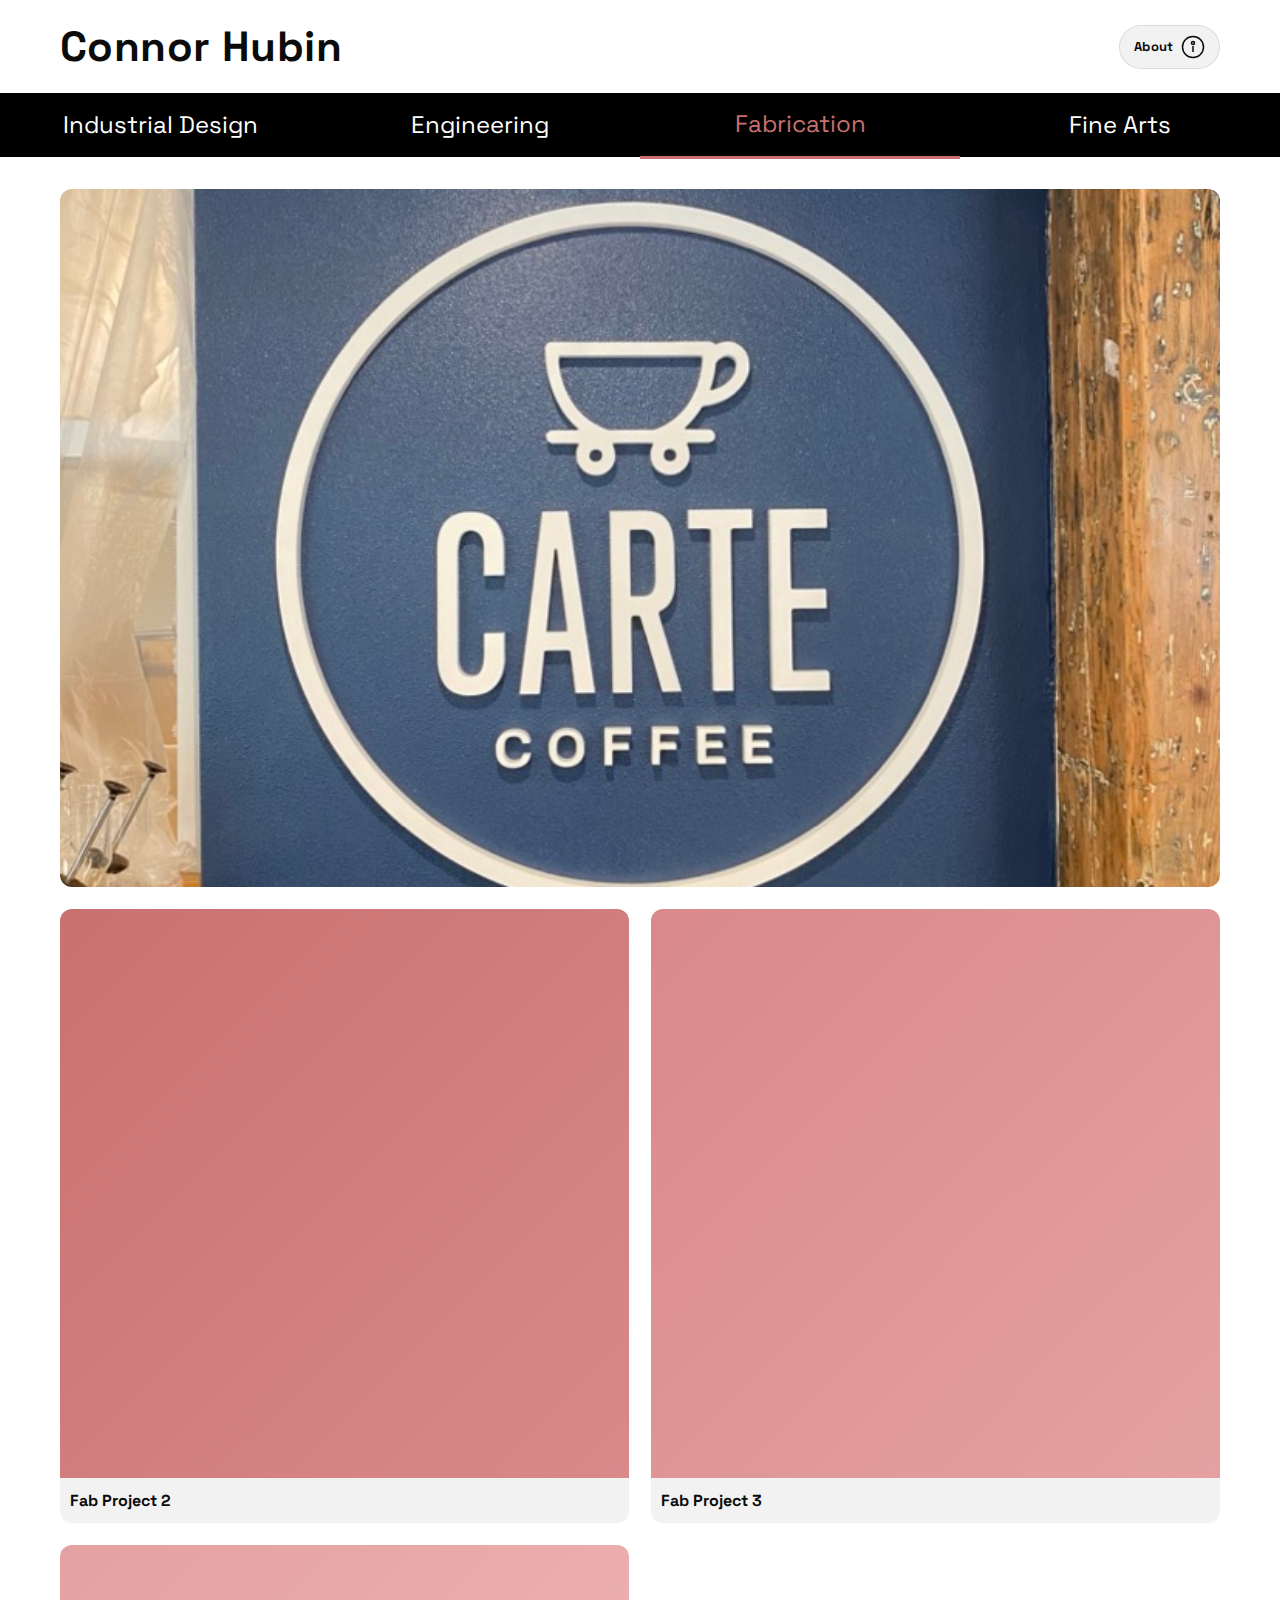
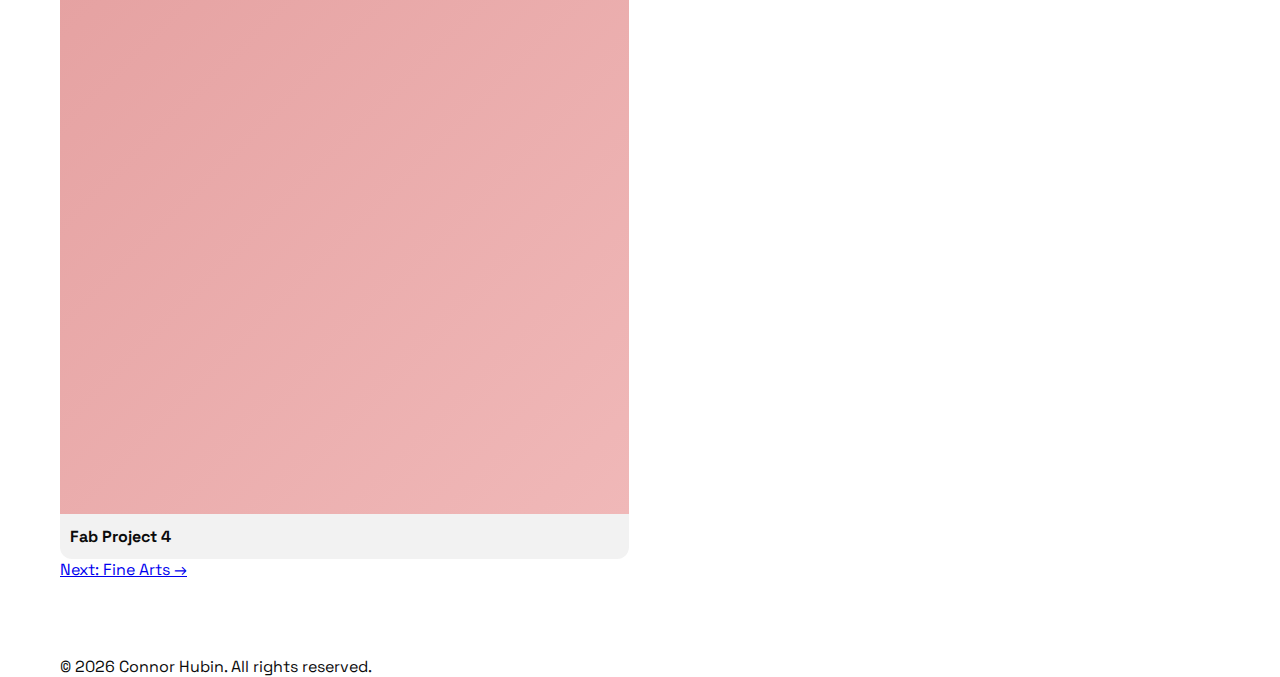
<file: fabrication.html>
<!doctype html>
<html lang="en">
  <head>
    <meta charset="utf-8" />
    <meta name="viewport" content="width=device-width, initial-scale=1" />
    <title>Fabrication — Connor Hubin</title>
    <link rel="stylesheet" href="styles.css" />
    <style>
      .category-wrap { max-width: 1200px; margin: 0 auto; padding: 32px 20px 60px; }
      .category-wrap h2 { margin: 0 0 8px; position: absolute; left: -9999px; }
      .category-wrap p { margin: 0 0 28px; color: var(--muted); position: absolute; left: -9999px; }
      .cat-grid { display: grid; grid-template-columns: repeat(2, 1fr); gap: 22px; }
      .cat-card { display: block; border-radius: 12px; overflow: hidden; text-decoration: none; color: inherit; background: #f2f2f2; position: relative; }
      .cat-card:first-child { grid-column: 1 / -1; }
      .cat-card img { width: 100%; height: 100%; aspect-ratio: 1 / 1; object-fit: cover; display: block; }
      .cat-card:first-child img { aspect-ratio: 16 / 9; }
      .cat-card .placeholder-img { width: 100%; aspect-ratio: 1 / 1; display: flex; align-items: center; justify-content: center; color: white; font-weight: 700; font-size: 18px; }
      .cat-card.grad1 .placeholder-img { background: linear-gradient(135deg, #C97171 0%, #d98989 100%); }
      .cat-card.grad2 .placeholder-img { background: linear-gradient(135deg, #d98989 0%, #e5a1a1 100%); }
      .cat-card.grad3 .placeholder-img { background: linear-gradient(135deg, #e5a1a1 0%, #f0b8b8 100%); }
      .cat-label { padding: 12px 10px; font-weight: 700; }
      @media (max-width: 768px) {
        .cat-grid { grid-template-columns: 1fr; }
        .cat-card:first-child { grid-column: 1; }
      }
    </style>
  </head>
  <body data-page="fabrication">
    <header class="site-header">
      <div class="header-inner container">
        <h1 class="site-name"><a href="index.html">Connor Hubin</a></h1>
        <nav class="header-nav">
          <a href="about.html" class="nav-about" title="Details">
            <svg viewBox="0 0 24 24" xmlns="http://www.w3.org/2000/svg">
              <circle cx="12" cy="12" r="10.5"/>
              <circle cx="12" cy="8" r="1.5"/>
              <path d="M12 11v6"/>
            </svg>
          </a>
        </nav>
      </div>
    </header>

    <nav class="category-bar" aria-label="Top categories">
      <a href="industrial-design.html" data-category="industrial-design">Industrial Design</a>
      <a href="engineering.html" data-category="engineering">Engineering</a>
      <a href="fabrication.html" data-category="fabrication">Fabrication</a>
      <a href="fine-arts.html" data-category="fine-arts">Fine Arts</a>
    </nav>

    <main class="category-wrap">
      <h2>Fabrication</h2>
      <p>Four fabrication projects.</p>

      <section class="cat-grid">
        <a class="cat-card" href="project-e-detail.html">
          <img src="assets/images/project-e.jpeg" alt="Fab Project 1">
          <div class="cat-label">Fab Project 1</div>
        </a>
        <a class="cat-card grad1" href="fabrication-1-detail.html">
          <div class="placeholder-img"></div>
          <div class="cat-label">Fab Project 2</div>
        </a>
        <a class="cat-card grad2" href="fabrication-2-detail.html">
          <div class="placeholder-img"></div>
          <div class="cat-label">Fab Project 3</div>
        </a>
        <a class="cat-card grad3" href="fabrication-3-detail.html">
          <div class="placeholder-img"></div>
          <div class="cat-label">Fab Project 4</div>
        </a>
      </section>

      <section class="category-flow">
        <a href="fine-arts.html" class="flow-link">Next: Fine Arts →</a>
      </section>
    </main>

    <footer class="site-footer">
      <div class="container">
        <p>&copy; <span id="year"></span> Connor Hubin. All rights reserved.</p>
      </div>
    </footer>

    <script src="script.js"></script>
  </body>
</html>
</file>
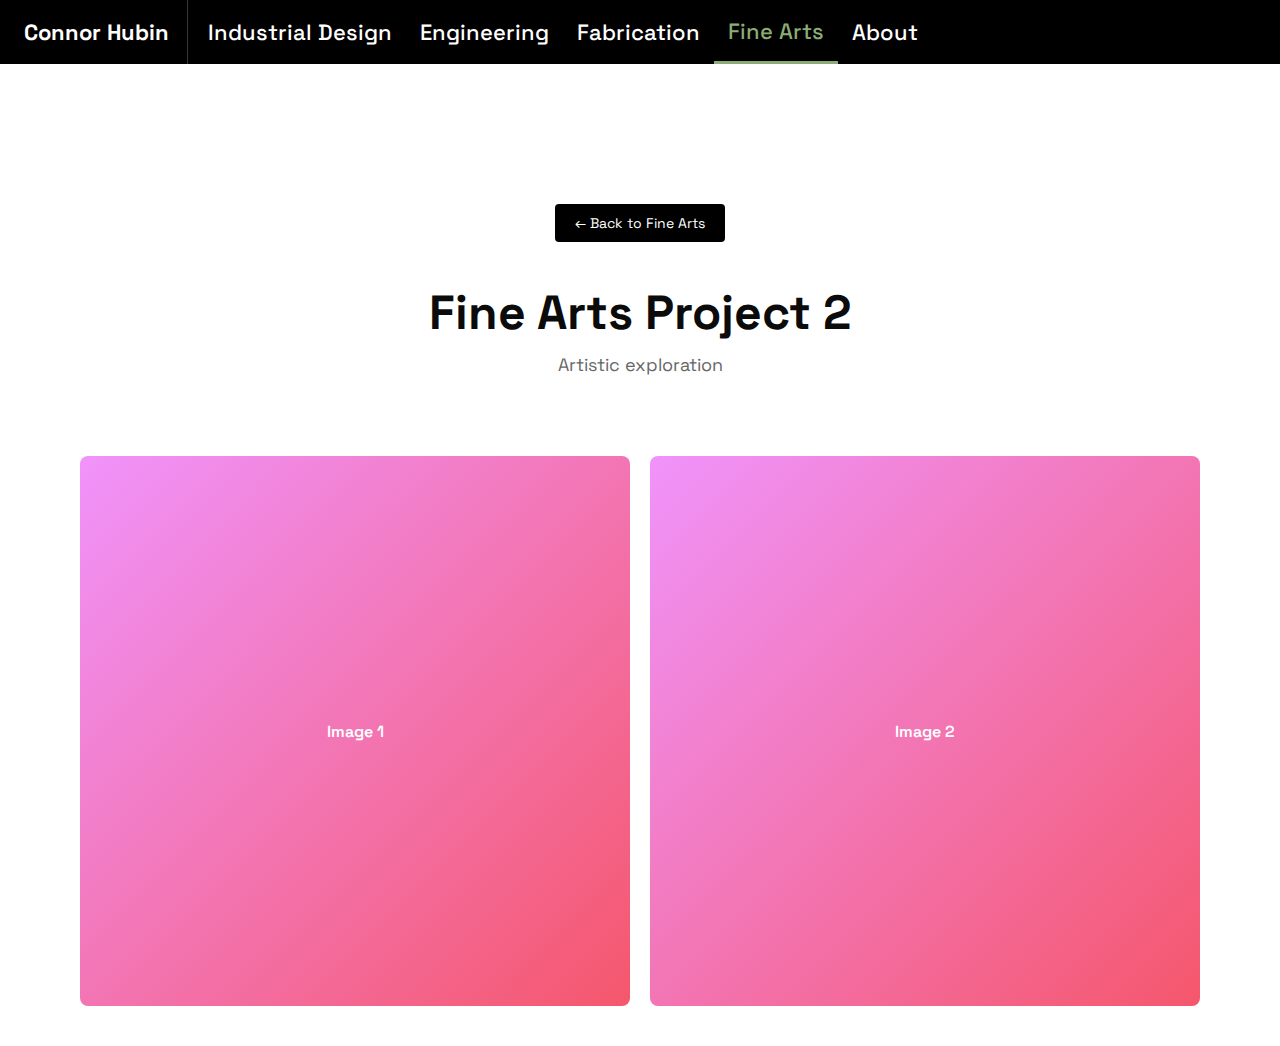
<file: fine-arts-2-detail.html>
<!DOCTYPE html>
<html lang="en">
<head>
    <meta charset="UTF-8">
    <meta name="viewport" content="width=device-width, initial-scale=1.0">
    <title>Fine Arts Project 2 - Connor's Portfolio</title>
    <link href="https://fonts.googleapis.com/css2?family=Space+Grotesk:wght@300;400;500;600;700&display=swap" rel="stylesheet">
    <link rel="stylesheet" href="styles.css">
    <style>
        .project-gallery {
            display: grid;
            grid-template-columns: repeat(2, 1fr);
            gap: 20px;
            padding: 40px;
            max-width: 1200px;
            margin: 0 auto;
        }

        .gallery-item {
            aspect-ratio: 1;
            overflow: visible;
            border-radius: 8px;
            background: #f5f5f5;
            display: flex;
            align-items: center;
            justify-content: center;
            min-height: 300px;
        }

        .gallery-item img {
            width: 100%;
            height: 100%;
            object-fit: cover;
            display: block;
        }

        .gallery-item.placeholder {
            background: linear-gradient(135deg, #f093fb 0%, #f5576c 100%);
            color: white;
            font-weight: 600;
            text-align: center;
            padding: 20px;
        }

        .project-header {
            padding: 60px 40px 40px;
            text-align: center;
        }

        .project-header h1 {
            font-size: 48px;
            margin: 0 0 10px 0;
            font-weight: 700;
        }

        .project-header p {
            font-size: 18px;
            color: #666;
            margin: 0;
        }

        .back-link {
            display: inline-block;
            padding: 10px 20px;
            background: #000;
            color: #fff;
            text-decoration: none;
            border-radius: 4px;
            font-size: 14px;
            margin: 40px;
            transition: background 0.3s;
        }

        .back-link:hover {
            background: #333;
        }

        @media (max-width: 768px) {
            .project-gallery {
                grid-template-columns: 1fr;
                gap: 12px;
                padding: 20px;
            }

            .project-header h1 {
                font-size: 32px;
            }
        }
    </style>
</head>
<body data-page="fine-arts">
    <header class="site-header">
        <div class="header-inner container">
            <h1 class="site-name"><a href="index.html">Connor Hubin</a></h1>
            <nav class="header-nav">
                <a href="about.html" class="nav-about" title="About Connor Hubin">
                    <svg viewBox="0 0 24 24" xmlns="http://www.w3.org/2000/svg">
                        <circle cx="12" cy="12" r="10.5"/>
                        <circle cx="12" cy="8" r="1.5"/>
                        <path d="M12 11v6"/>
                    </svg>
                </a>
            </nav>
        </div>
    </header>

    <nav class="category-bar" aria-label="Top categories">
        <a href="industrial-design.html">Industrial Design</a>
        <a href="engineering.html">Engineering</a>
        <a href="fabrication.html">Fabrication</a>
        <a href="fine-arts.html">Fine Arts</a>
    </nav>

    <div class="project-header">
        <a href="fine-arts.html" class="back-link">← Back to Fine Arts</a>
        <h1>Fine Arts Project 2</h1>
        <p>Artistic exploration</p>
    </div>

    <div class="project-gallery">
        <div class="gallery-item placeholder"><div>Image 1</div></div>
        <div class="gallery-item placeholder"><div>Image 2</div></div>
    </div>

    <script src="script.js"></script>

</body>
</html>
</file>
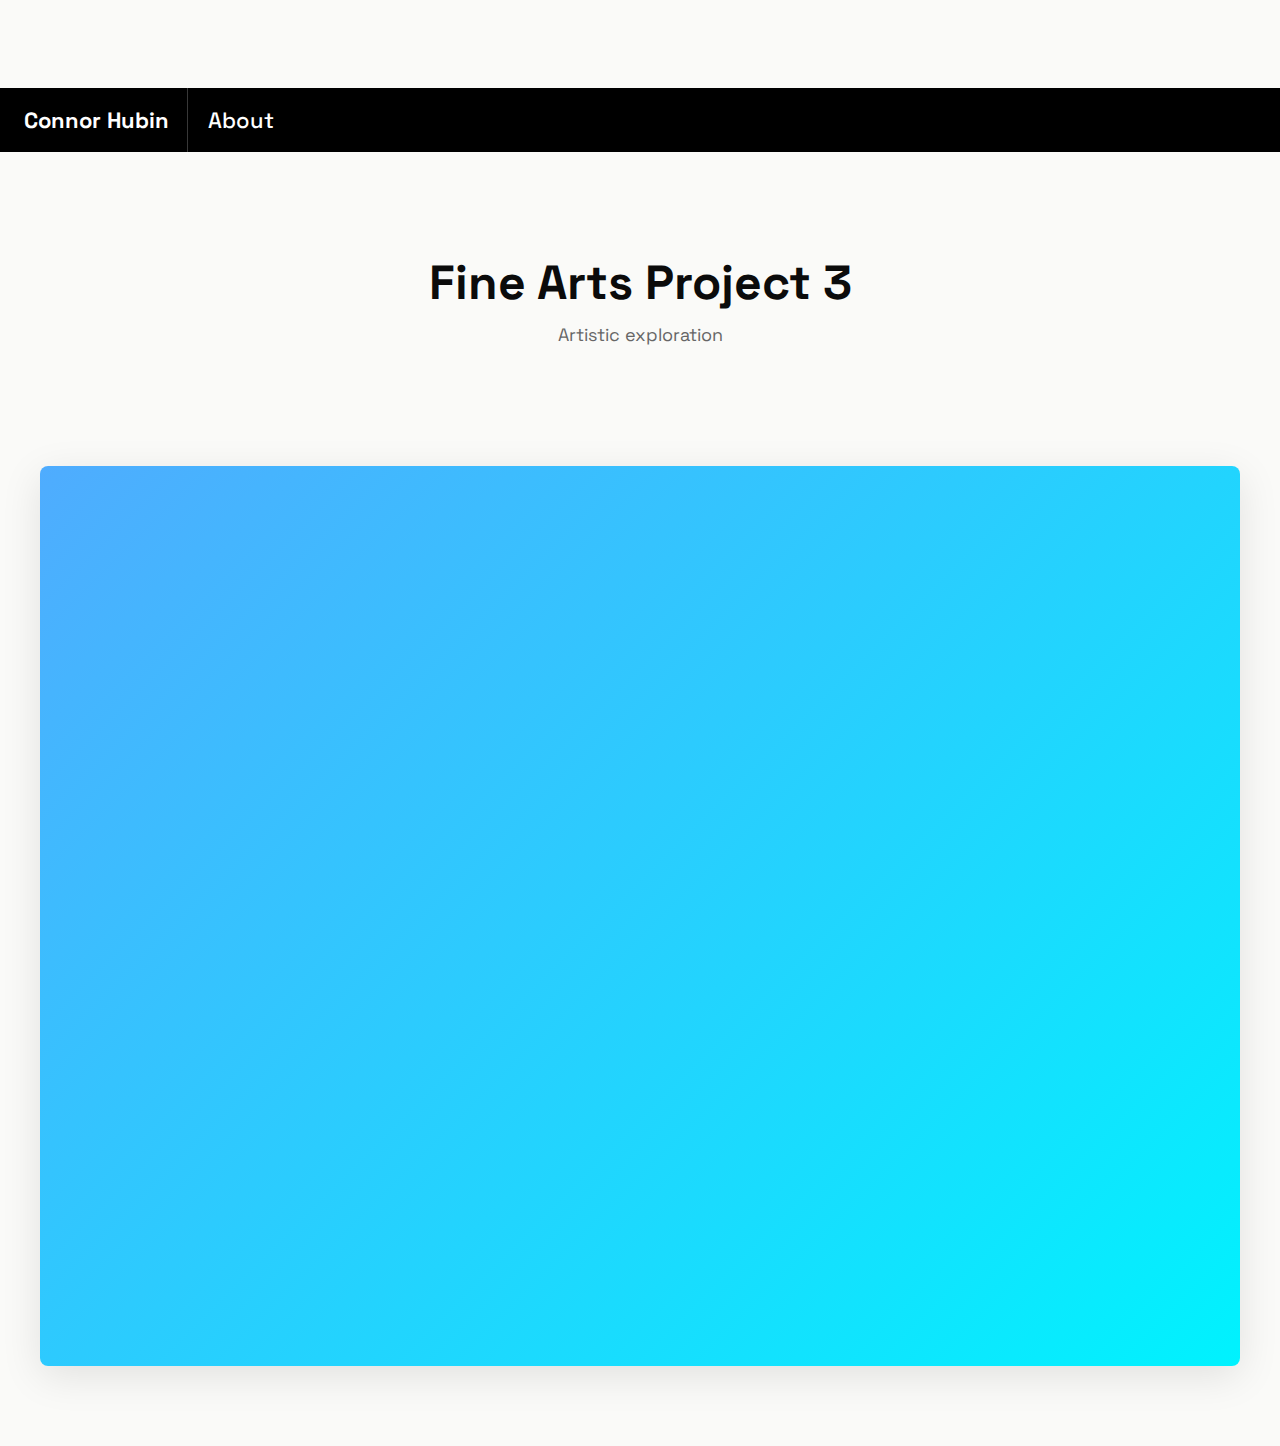
<file: fine-arts-3-detail.html>
<!DOCTYPE html>
<html lang="en">
<head>
    <meta charset="UTF-8">
    <meta name="viewport" content="width=device-width, initial-scale=1.0">
    <title>Fine Arts Project 3 - Connor's Portfolio</title>
    <link href="https://fonts.googleapis.com/css2?family=Space+Grotesk:wght@300;400;500;600;700&display=swap" rel="stylesheet">
    <link rel="stylesheet" href="styles.css">
    <style>
        body[data-page="fine-arts"] {
            padding-top: calc(88px + 64px);
            background: #fafaf8;
        }
        
        body[data-page="fine-arts"] .category-bar {
            top: 88px !important;
            position: fixed !important;
            z-index: 1002 !important;
        }

        .project-header {
            padding: 60px 40px 40px;
            text-align: center;
        }

        .project-header h1 {
            font-size: 48px;
            margin: 0 0 10px 0;
            font-weight: 700;
        }

        .project-header p {
            font-size: 18px;
            color: #666;
            margin: 0;
        }

        .back-link {
            display: inline-block;
            padding: 10px 20px;
            background: #000;
            color: #fff;
            text-decoration: none;
            border-radius: 4px;
            font-size: 14px;
            margin: 40px;
            transition: background 0.3s;
        }

        .back-link:hover {
            background: #333;
        }

        .project-gallery {
            display: flex;
            justify-content: center;
            align-items: center;
            min-height: 70vh;
            padding: 80px 40px;
            background: #fafaf8;
        }

        .gallery-hero {
            width: 100%;
            max-width: 1200px;
            aspect-ratio: 4 / 3;
            border-radius: 8px;
            background: linear-gradient(135deg, #4facfe 0%, #00f2fe 100%);
            box-shadow: 0 10px 40px rgba(0, 0, 0, 0.1);
        }

        .gallery-item {
            display: none;
        }

        @media (max-width: 768px) {
            .project-gallery {
                min-height: auto;
                padding: 40px 20px;
            }

            .gallery-hero {
                aspect-ratio: 1;
            }

            .project-header h1 {
                font-size: 32px;
            }
        }
    </style>
</head>
<body data-page="fine-arts">
    <header class="site-header">
        <div class="header-inner container">
            <h1 class="site-name"><a href="index.html">Connor Hubin</a></h1>
            <nav class="header-nav">
                <a href="about.html" class="nav-about" title="Details">
                    <svg viewBox="0 0 24 24" xmlns="http://www.w3.org/2000/svg">
                        <circle cx="12" cy="12" r="10.5"/>
                        <circle cx="12" cy="8" r="1.5"/>
                        <path d="M12 11v6"/>
                    </svg>
                </a>
            </nav>
        </div>
    </header>

    <nav class="category-bar" aria-label="Top categories">
        <a href="portfolio-wheel.html#industrial-design">Industrial Design</a>
        <a href="portfolio-wheel.html#engineering">Engineering</a>
        <a href="portfolio-wheel.html#fabrication">Fabrication</a>
        <a href="portfolio-wheel.html#fine-arts">Fine Arts</a>
    </nav>

    <div class="project-header">

        <h1>Fine Arts Project 3</h1>
        <p>Artistic exploration</p>
    </div>

    <div class="project-gallery">
        <div class="gallery-hero"></div>
    </div>

    <script src="script.js"></script>

</body>
</html>
</file>
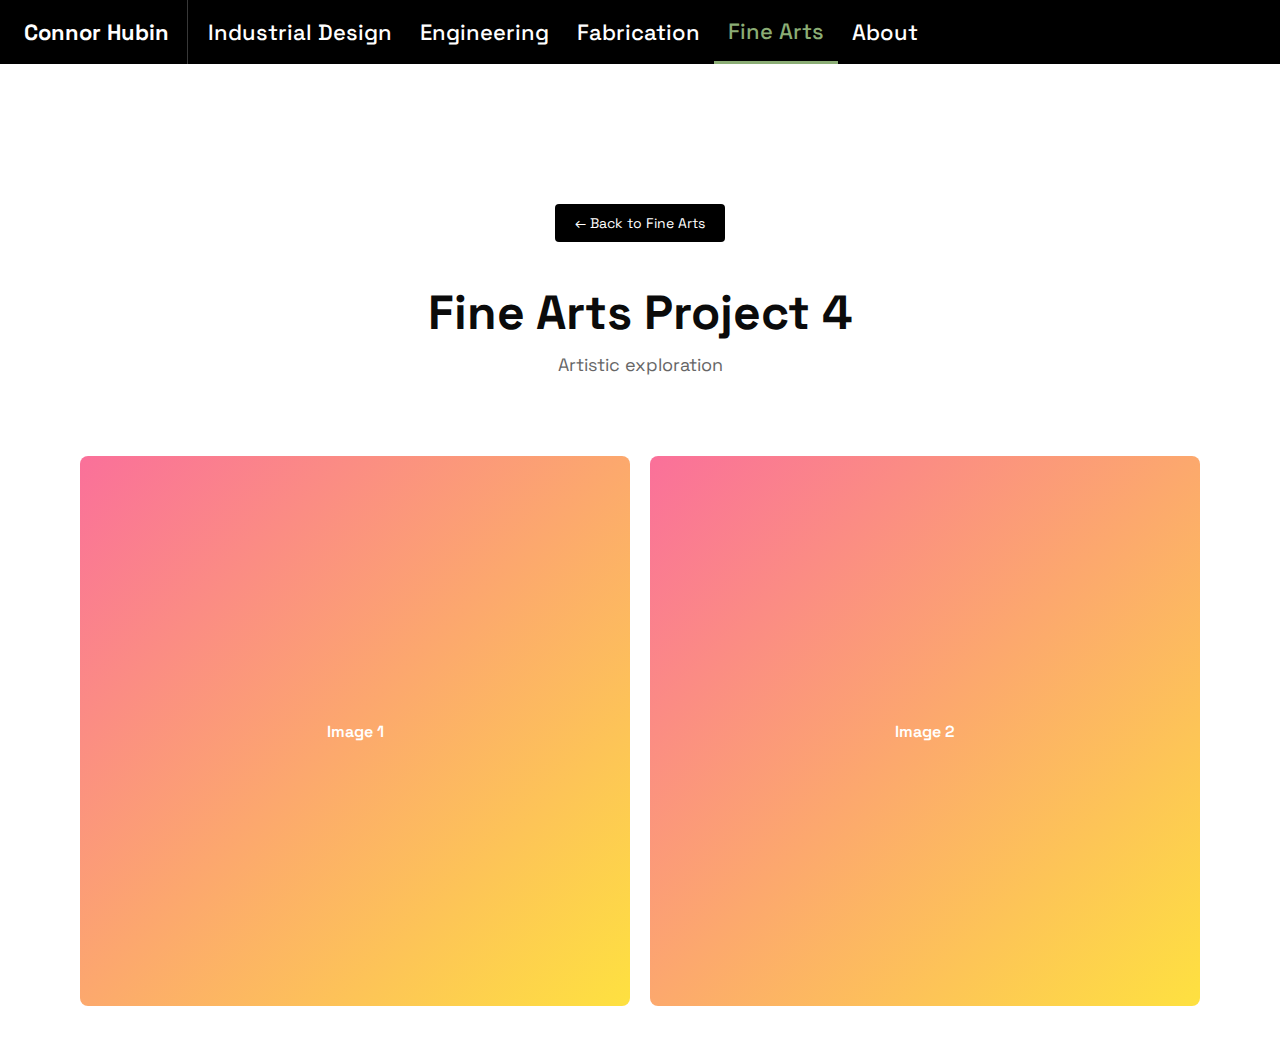
<file: fine-arts-4-detail.html>
<!DOCTYPE html>
<html lang="en">
<head>
    <meta charset="UTF-8">
    <meta name="viewport" content="width=device-width, initial-scale=1.0">
    <title>Fine Arts Project 4 - Connor's Portfolio</title>
    <link href="https://fonts.googleapis.com/css2?family=Space+Grotesk:wght@300;400;500;600;700&display=swap" rel="stylesheet">
    <link rel="stylesheet" href="styles.css">
    <style>
        .project-gallery {
            display: grid;
            grid-template-columns: repeat(2, 1fr);
            gap: 20px;
            padding: 40px;
            max-width: 1200px;
            margin: 0 auto;
        }

        .gallery-item {
            aspect-ratio: 1;
            overflow: visible;
            border-radius: 8px;
            background: #f5f5f5;
            display: flex;
            align-items: center;
            justify-content: center;
            min-height: 300px;
        }

        .gallery-item img {
            width: 100%;
            height: 100%;
            object-fit: cover;
            display: block;
        }

        .gallery-item.placeholder {
            background: linear-gradient(135deg, #fa709a 0%, #fee140 100%);
            color: white;
            font-weight: 600;
            text-align: center;
            padding: 20px;
        }

        .project-header {
            padding: 60px 40px 40px;
            text-align: center;
        }

        .project-header h1 {
            font-size: 48px;
            margin: 0 0 10px 0;
            font-weight: 700;
        }

        .project-header p {
            font-size: 18px;
            color: #666;
            margin: 0;
        }

        .back-link {
            display: inline-block;
            padding: 10px 20px;
            background: #000;
            color: #fff;
            text-decoration: none;
            border-radius: 4px;
            font-size: 14px;
            margin: 40px;
            transition: background 0.3s;
        }

        .back-link:hover {
            background: #333;
        }

        @media (max-width: 768px) {
            .project-gallery {
                grid-template-columns: 1fr;
                gap: 12px;
                padding: 20px;
            }

            .project-header h1 {
                font-size: 32px;
            }
        }
    </style>
</head>
<body data-page="fine-arts">
    <header class="site-header">
        <div class="header-inner container">
            <h1 class="site-name"><a href="index.html">Connor Hubin</a></h1>
            <nav class="header-nav">
                <a href="about.html" class="nav-about" title="About Connor Hubin">
                    <svg viewBox="0 0 24 24" xmlns="http://www.w3.org/2000/svg">
                        <circle cx="12" cy="12" r="10.5"/>
                        <circle cx="12" cy="8" r="1.5"/>
                        <path d="M12 11v6"/>
                    </svg>
                </a>
            </nav>
        </div>
    </header>

    <nav class="category-bar" aria-label="Top categories">
        <a href="industrial-design.html">Industrial Design</a>
        <a href="engineering.html">Engineering</a>
        <a href="fabrication.html">Fabrication</a>
        <a href="fine-arts.html">Fine Arts</a>
    </nav>

    <div class="project-header">
        <a href="fine-arts.html" class="back-link">← Back to Fine Arts</a>
        <h1>Fine Arts Project 4</h1>
        <p>Artistic exploration</p>
    </div>

    <div class="project-gallery">
        <div class="gallery-item placeholder"><div>Image 1</div></div>
        <div class="gallery-item placeholder"><div>Image 2</div></div>
    </div>

    <script src="script.js"></script>

</body>
</html>
</file>
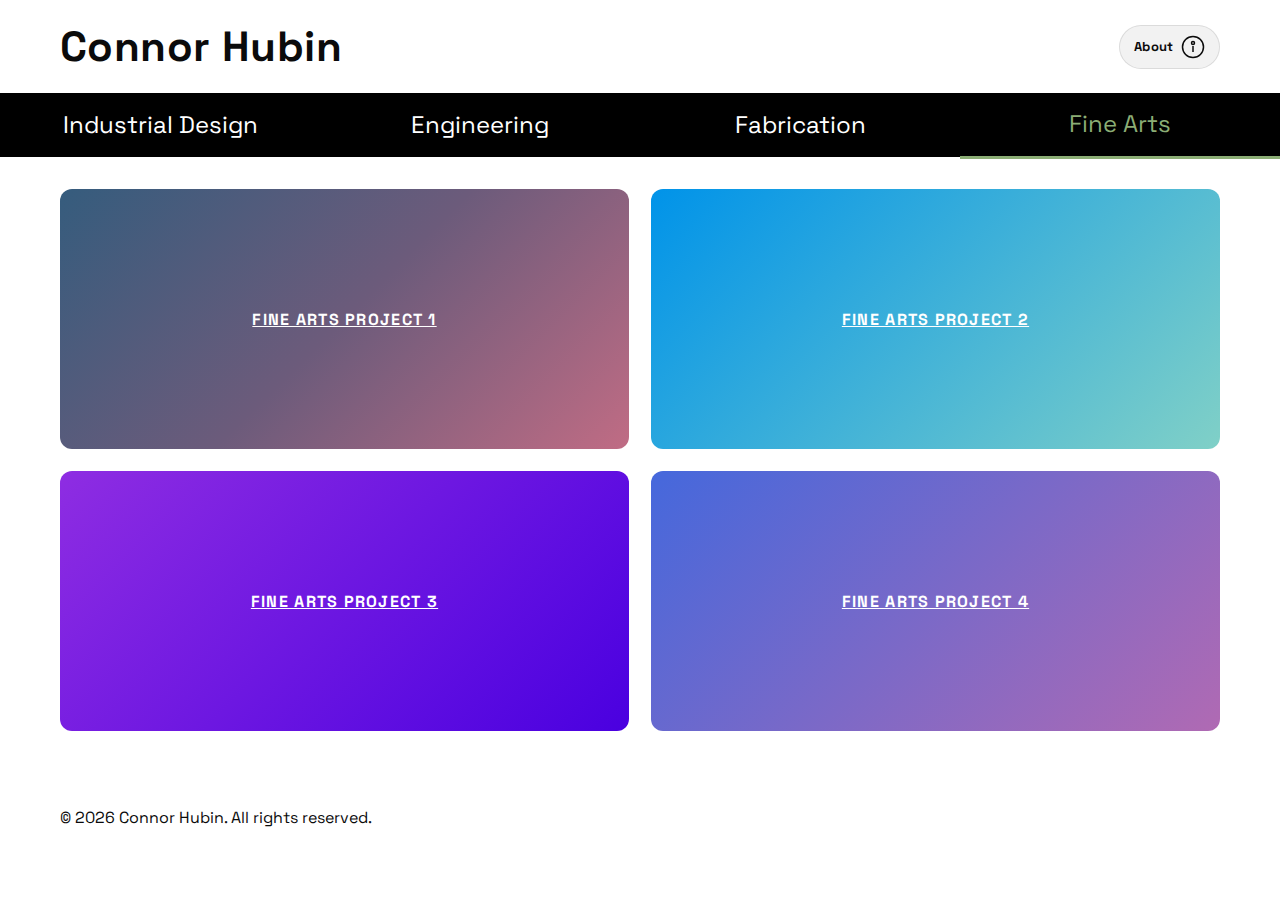
<file: fine-arts.html>
<!doctype html>
<html lang="en">
  <head>
    <meta charset="utf-8" />
    <meta name="viewport" content="width=device-width, initial-scale=1" />
    <title>Fine Arts — Connor Hubin</title>
    <link rel="stylesheet" href="styles.css" />
    <style>
      .category-wrap { max-width: 1200px; margin: 0 auto; padding: 32px 20px 60px; }
      .category-wrap h2 { margin: 0 0 8px; position: absolute; left: -9999px; }
      .category-wrap p { margin: 0 0 28px; color: var(--muted); position: absolute; left: -9999px; }
      .cat-grid { display: grid; grid-template-columns: repeat(2, 1fr); gap: 22px; }
      .cat-card { border-radius: 12px; min-height: 260px; display: flex; align-items: center; justify-content: center; font-weight: 700; color: #fff; text-transform: uppercase; letter-spacing: .08em; }
      .g1 { background: linear-gradient(135deg, #355c7d 0%, #6c5b7b 50%, #c06c84 100%); }
      .g2 { background: linear-gradient(135deg, #0093e9 0%, #80d0c7 100%); }
      .g3 { background: linear-gradient(135deg, #8e2de2 0%, #4a00e0 100%); }
      .g4 { background: linear-gradient(135deg, #4568dc 0%, #b06ab3 100%); }
      @media (max-width: 760px) { .cat-grid { grid-template-columns: 1fr; } }
    </style>
  </head>
  <body data-page="fine-arts">
    <header class="site-header">
      <div class="header-inner container">
        <h1 class="site-name"><a href="index.html">Connor Hubin</a></h1>
        <nav class="header-nav">
          <a href="about.html" class="nav-about" title="About Connor Hubin">
            <svg viewBox="0 0 24 24" xmlns="http://www.w3.org/2000/svg">
              <circle cx="12" cy="12" r="10.5"/>
              <circle cx="12" cy="8" r="1.5"/>
              <path d="M12 11v6"/>
            </svg>
          </a>
        </nav>
      </div>
    </header>

    <nav class="category-bar" aria-label="Top categories">
      <a href="industrial-design.html">Industrial Design</a>
      <a href="engineering.html">Engineering</a>
      <a href="fabrication.html">Fabrication</a>
      <a href="fine-arts.html">Fine Arts</a>
    </nav>

    <main class="category-wrap">
      <h2>Fine Arts</h2>
      <p>Four fine arts projects.</p>

      <section class="cat-grid">
        <a href="fine-arts-1-detail.html" class="cat-card g1">Fine Arts Project 1</a>
        <a href="fine-arts-2-detail.html" class="cat-card g2">Fine Arts Project 2</a>
        <a href="fine-arts-3-detail.html" class="cat-card g3">Fine Arts Project 3</a>
        <a href="fine-arts-4-detail.html" class="cat-card g4">Fine Arts Project 4</a>
      </section>
    </main>

    <footer class="site-footer">
      <div class="container">
        <p>&copy; <span id="year"></span> Connor Hubin. All rights reserved.</p>
      </div>
    </footer>

    <script src="script.js"></script>
  </body>
</html>
</file>
<file: styles.css>
@import url('https://fonts.googleapis.com/css2?family=Space+Grotesk:wght@400;500;700;900&display=swap');

:root{
  --bg:#ffffff;
  --text:#0b0b0b;
  --muted:#6b7280;
  --accent:#0b6b97;
  --card:#ffffff;
  --gap:32px;
  --spacer:28px;
  --nav-height:64px;
  --maxw:1200px;
}

[data-theme='dark']{
  --bg:#0b0f12;
  --text:#e6eef6;
  --muted:#9aa6b3;
  --accent:#38bdf8;
  --card:#071018;
}

*{box-sizing:border-box}
html,body{width:100%;height:100%}
body{margin:0;font-family:'Space Grotesk',system-ui,-apple-system,sans-serif;font-weight:400;background:var(--bg);color:var(--text);-webkit-font-smoothing:antialiased}
.container{max-width:var(--maxw);margin:0 auto;padding:0 20px}

/* Header */
.site-header{background:transparent;padding:20px 0}
.header-inner{display:flex;align-items:center;justify-content:space-between}
.site-name{font-family:'Space Grotesk',system-ui,-apple-system,sans-serif;font-weight:700;letter-spacing:0.01em;font-size:clamp(20px,4vw,42px);margin:0}
.site-name a{color:var(--text);text-decoration:none;transition:color .18s ease;}
.site-name a:focus{outline:2px solid rgba(0,0,0,0.08);outline-offset:4px}
.header-nav{display:flex;gap:20px;align-items:center}
.nav-about{position:relative;display:inline-flex;align-items:center;justify-content:center;gap:8px;min-height:44px;padding:0 14px;background:rgba(0,0,0,0.05);border-radius:999px;text-decoration:none;font-weight:700;transition:all 0.3s ease;border:1.5px solid rgba(11,11,11,0.1);color:var(--text)}
.nav-about::before{content:'About';font-size:13px;letter-spacing:0.01em}
.nav-about:hover{background:rgba(0,0,0,0.1);border-color:rgba(11,11,11,0.2);transform:scale(1.1)}
.nav-about svg{width:24px;height:24px;stroke:var(--text);fill:none;stroke-width:1.5}
.nav-about::after{content:none}
.main-nav,.nav{display:flex;gap:20px;align-items:center}
.main-nav a,.nav a{color:var(--muted);text-decoration:none;font-weight:600;padding:6px 4px}
.main-nav a:hover,.nav a:hover{color:var(--text)}

/* Full-width category bar beneath header */
.category-bar{position:sticky;top:0;left:0;right:0;width:100%;display:flex;justify-content:space-between;align-items:center;height:var(--nav-height);background:#000;z-index:999}
.category-bar-content{display:flex;align-items:stretch;width:100%;height:100%}
.category-bar a{flex:1;text-align:center;text-decoration:none;color:#fff;font-weight:400;padding:0 10px;font-size:clamp(16px,2.5vw,24px);line-height:var(--nav-height);position:relative;transition:color 0.2s;font-family:'Space Grotesk',sans-serif}
.category-bar a:hover{color:rgba(255,255,255,0.82)}
.category-bar a.active{border-bottom:3px solid}
.category-bar a[href="index.html"]:hover{color:#fff}
.category-bar a[href="about.html"]:hover{color:#fff}
.category-bar a[href="contact.html"]:hover{color:#fff}
.category-bar a[href="industrial-design.html"]:hover{color:#D4A545}
.category-bar a[href="engineering.html"]:hover{color:#5B8FD4}
.category-bar a[href="fabrication.html"]:hover{color:#C97171}
.category-bar a[href="fine-arts.html"]:hover{color:#8BAD75}
.category-bar a[href="industrial-design.html"].active{color:#D4A545;border-bottom-color:#D4A545}
.category-bar a[href="engineering.html"].active{color:#5B8FD4;border-bottom-color:#5B8FD4}
.category-bar a[href="fabrication.html"].active{color:#C97171;border-bottom-color:#C97171}
.category-bar a[href="fine-arts.html"].active{color:#8BAD75;border-bottom-color:#8BAD75}

/* Project detail pages use top-fixed, left-aligned category bar */
body.project-detail-page{padding-top:var(--nav-height)}
body.project-detail-page .category-bar{position:fixed;top:0;left:0;right:0;justify-content:flex-start;padding:0 14px;overflow-x:auto;overflow-y:hidden;white-space:nowrap}
body.project-detail-page .category-bar-content{justify-content:flex-start;gap:4px}
body.project-detail-page .category-bar a{flex:0 0 auto;display:inline-flex;align-items:center;justify-content:flex-start;text-align:left;font-weight:500;padding:0 14px;font-size:clamp(16px,2.2vw,22px);line-height:1;height:100%}
body.project-detail-page .category-bar a.category-logo{font-weight:700;padding:0 18px 0 10px;margin-right:6px;border-right:1px solid rgba(255,255,255,0.22);border-bottom:none;color:#fff}
body.project-detail-page .category-bar a.category-logo:hover{color:#fff}
body.project-detail-page .category-bar a.category-logo.active{border-bottom:none}
body.project-detail-page .site-header .site-name{display:none}
body.project-detail-page .site-header .header-nav{display:none}

/* Main wrapper */
main{width:100%;margin:0;padding:0}

/* Portfolio even-spaced grid layout */
.portfolio{padding:0;margin:0;width:100%;height:calc(100vh - var(--nav-height));overflow:hidden;display:flex;flex-direction:column}
.grid{display:grid;grid-template-columns:repeat(4,1fr);grid-template-rows:1fr auto 1fr;grid-auto-rows:1fr;gap:var(--gap);padding:var(--gap);width:100%;height:100%;flex:1;box-sizing:border-box}
.tile{position:relative;display:block;width:100%;height:100%;overflow:hidden;border-radius:16px;background:var(--card);text-decoration:none;color:inherit;box-shadow:0 8px 30px rgba(2,6,23,0.06);transition:transform .18s ease,box-shadow .18s ease}
.tile img{width:100%;height:100%;object-fit:cover;display:block}

/* Image wrapper for rotation control */
.img-wrapper{position:absolute;top:0;left:0;width:100%;height:100%;overflow:hidden}
.rotate-270{overflow:visible}
.img-wrapper img{width:100%;height:100%;object-fit:cover}

/* Rotation utilities */
.rotate-90-cw img{transform:rotate(90deg);transform-origin:center;object-position:50% 52%}
.rotate-270 img{transform:rotate(0deg);transform-origin:center;object-position:20% 17%}

/* Image positioning utilities */
.img-center img{object-position:center}
.img-top img{object-position:top}
.img-bottom img{object-position:bottom}
.img-left img{object-position:left}
.img-right img{object-position:right}

/* Image scaling utilities */
.img-contain img{object-fit:contain}
.img-cover img{object-fit:cover}
.img-fill img{object-fit:fill}
.img-scale-up img{object-fit:cover;transform:scale(1.2)}
.img-scale-15 img{object-fit:cover;transform:scale(1.05);object-position:50% 73%}
.scale-and-position-b img{object-fit:cover;transform:scale(1.0) translateY(25px)}
.img-scale-down img{object-fit:cover;transform:scale(0.8)}

.tile-label{position:absolute;left:12px;bottom:12px;background:rgba(255,255,255,0.9);padding:8px 10px;border-radius:6px;font-weight:700}

.tile--left-full{grid-column:1 / span 2;grid-row:1 / span 2}
.tile--right-top{grid-column:3 / span 2;grid-row:1}
.tile--right-bottom-left{grid-column:3;grid-row:2;aspect-ratio:1 / 1;height:auto}
.tile--right-bottom-right{grid-column:4;grid-row:2;aspect-ratio:1 / 1;height:auto}
.tile--bottom-left{grid-column:1;grid-row:3}
.tile--bottom-mid-left{grid-column:2;grid-row:3}
.tile--bottom-mid-right{grid-column:3;grid-row:3}
.tile--bottom-right{grid-column:4;grid-row:3}

.tile:hover{transform:translateY(-6px);box-shadow:0 20px 50px rgba(2,6,23,0.12)}

/* Thumbnail grid for category pages */
.thumb-grid{display:grid;grid-template-columns:repeat(auto-fit,minmax(220px,1fr));gap:var(--gap);margin-top:var(--spacer)}
.thumb{display:block;overflow:hidden;border-radius:6px;background:var(--card);text-decoration:none;color:inherit}
.thumb img{width:100%;height:auto;display:block;object-fit:cover}
.thumb-label{padding:10px 6px;font-weight:700;color:var(--text)}

/* Tablet: 2-column layout */
@media(max-width:1199px) and (min-width:769px){
  .grid{grid-template-columns:repeat(2,1fr);grid-template-rows:auto auto auto auto auto}
  .tile--left-full{grid-column:1 / span 1;grid-row:1 / span 2}
  .tile--right-top{grid-column:2;grid-row:1}
  .tile--right-bottom-left{grid-column:2;grid-row:2}
  .tile--right-bottom-right{grid-column:2;grid-row:3}
  .tile--bottom-left{grid-column:1;grid-row:3}
  .tile--bottom-mid-left{grid-column:2;grid-row:4}
  .tile--bottom-mid-right{grid-column:1;grid-row:4}
  .tile--bottom-right{grid-column:2;grid-row:5}
}

/* Mobile: single column stack */
@media(max-width:768px){
  .portfolio{height:auto}
  .grid{grid-template-columns:1fr;grid-template-rows:auto;height:auto}
  .tile--left-full{grid-column:1;grid-row:auto}
  .tile--right-top{grid-column:1;grid-row:auto}
  .tile--right-bottom-left{grid-column:1;grid-row:auto}
  .tile--right-bottom-right{grid-column:1;grid-row:auto}
  .tile--bottom-left{grid-column:1;grid-row:auto}
  .tile--bottom-mid-left{grid-column:1;grid-row:auto}
  .tile--bottom-mid-right{grid-column:1;grid-row:auto}
  .tile--bottom-right{grid-column:1;grid-row:auto}
  body.project-detail-page .category-bar{padding:0 8px}
  body.project-detail-page .category-bar a{font-size:clamp(14px,3.4vw,18px);padding:0 10px}
}

/* dark adjustments */
body[data-theme='dark'] .tile-label{background:rgba(8,10,12,0.65);color:var(--text)}

/* small helpers */
.lead{color:var(--muted)}
.container .section-title{font-weight:700;margin-bottom:12px}
</file>
